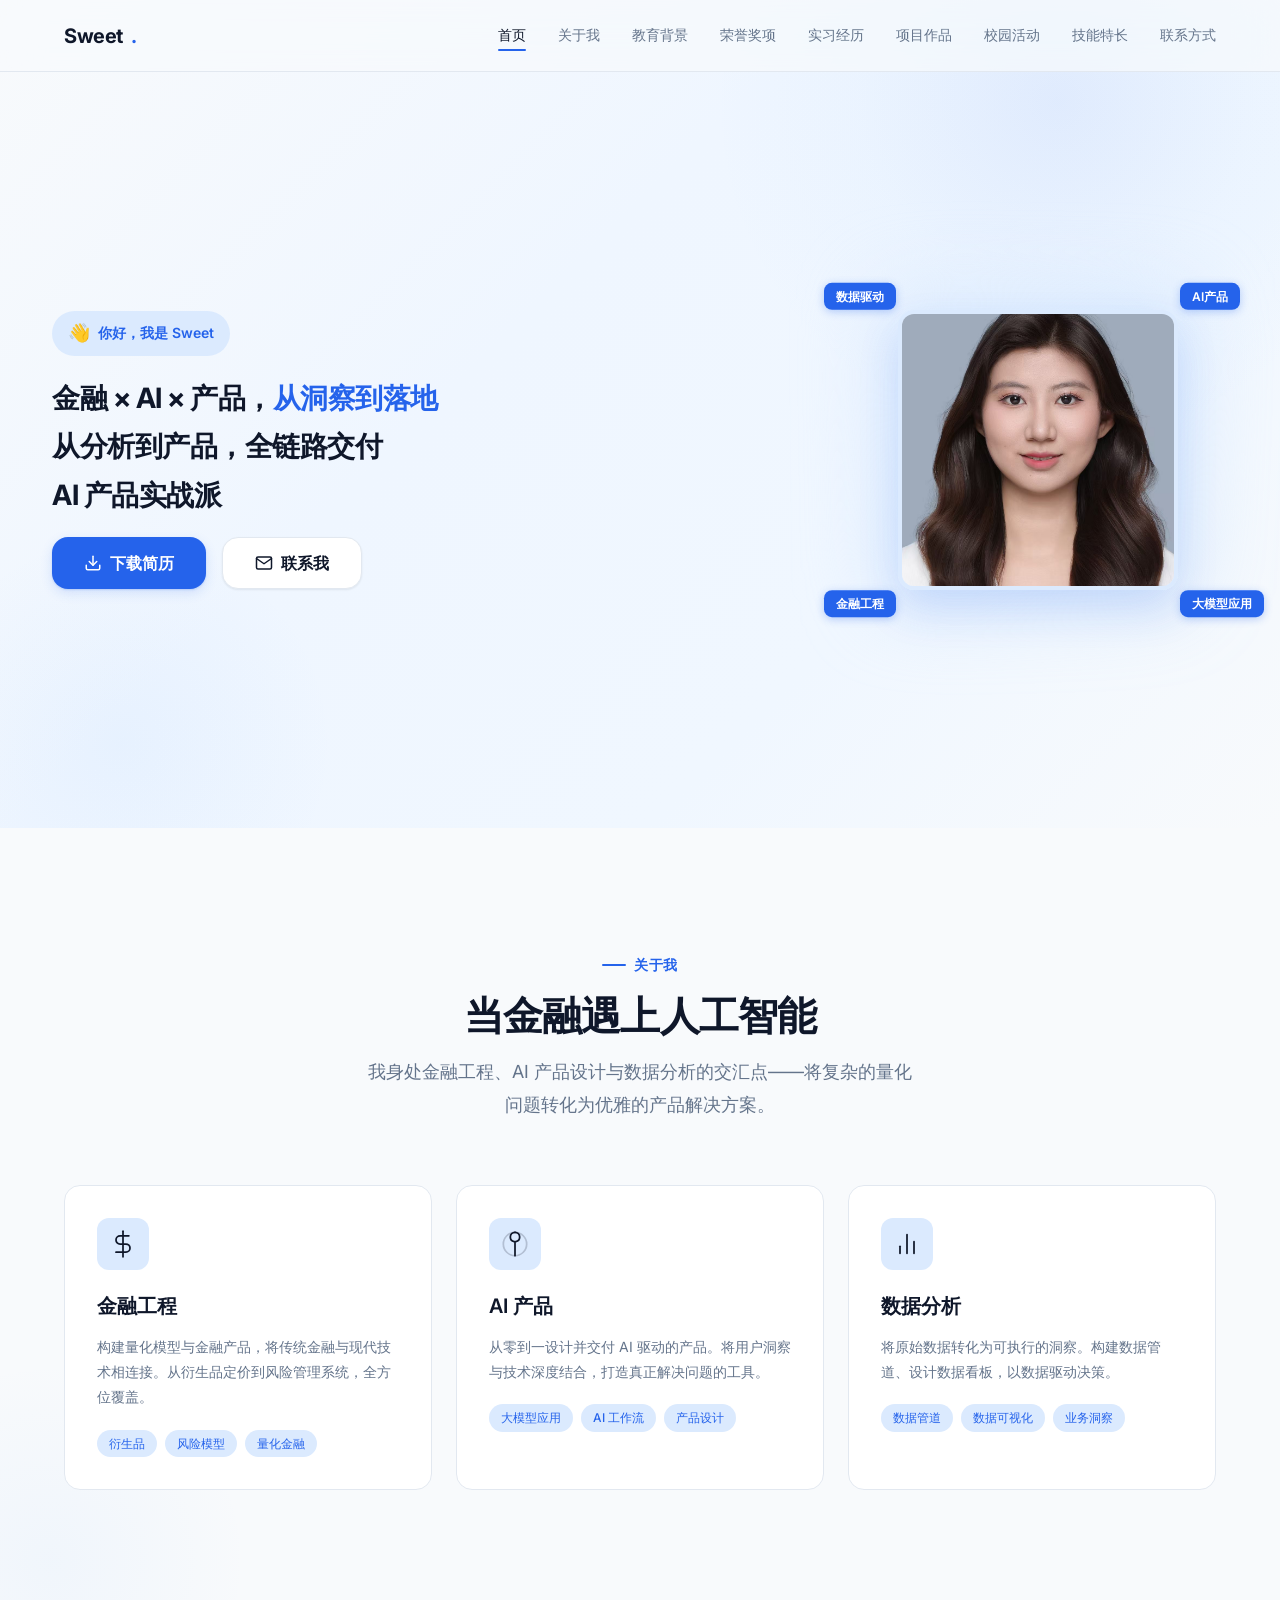
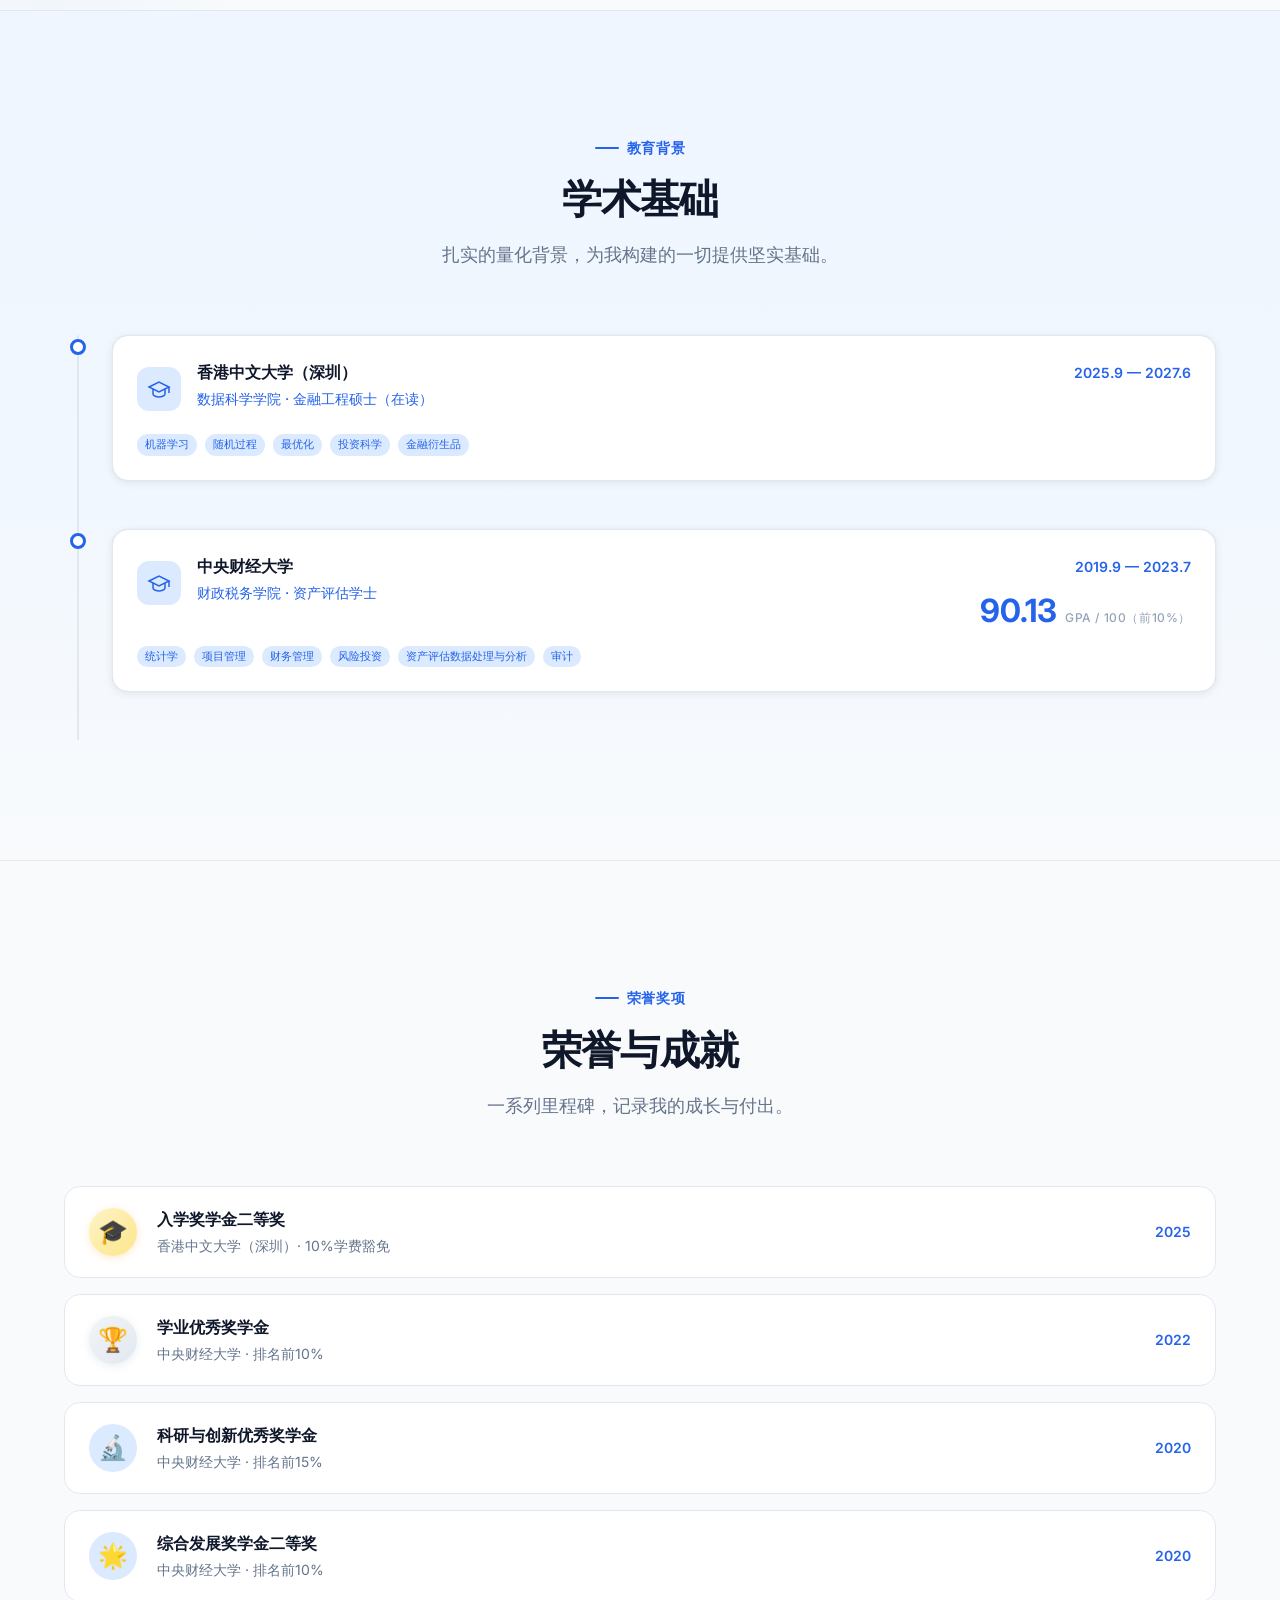
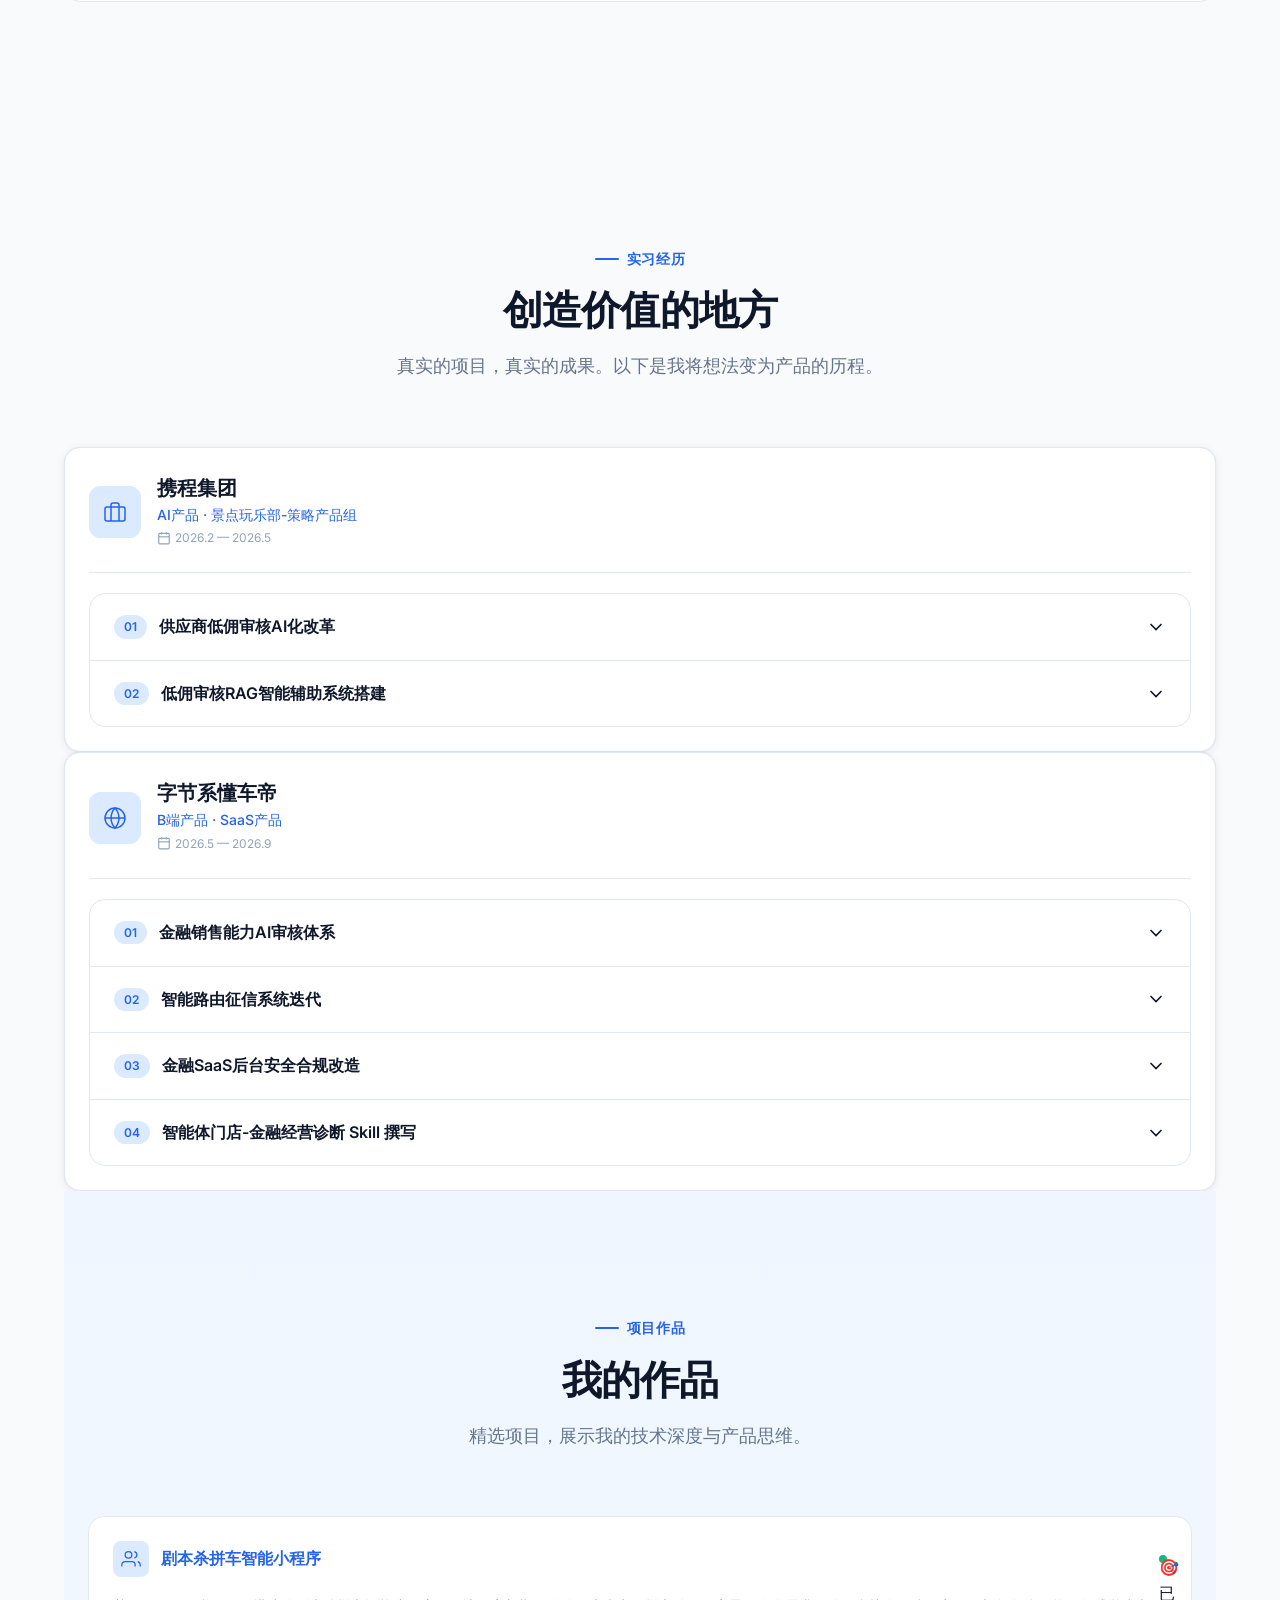
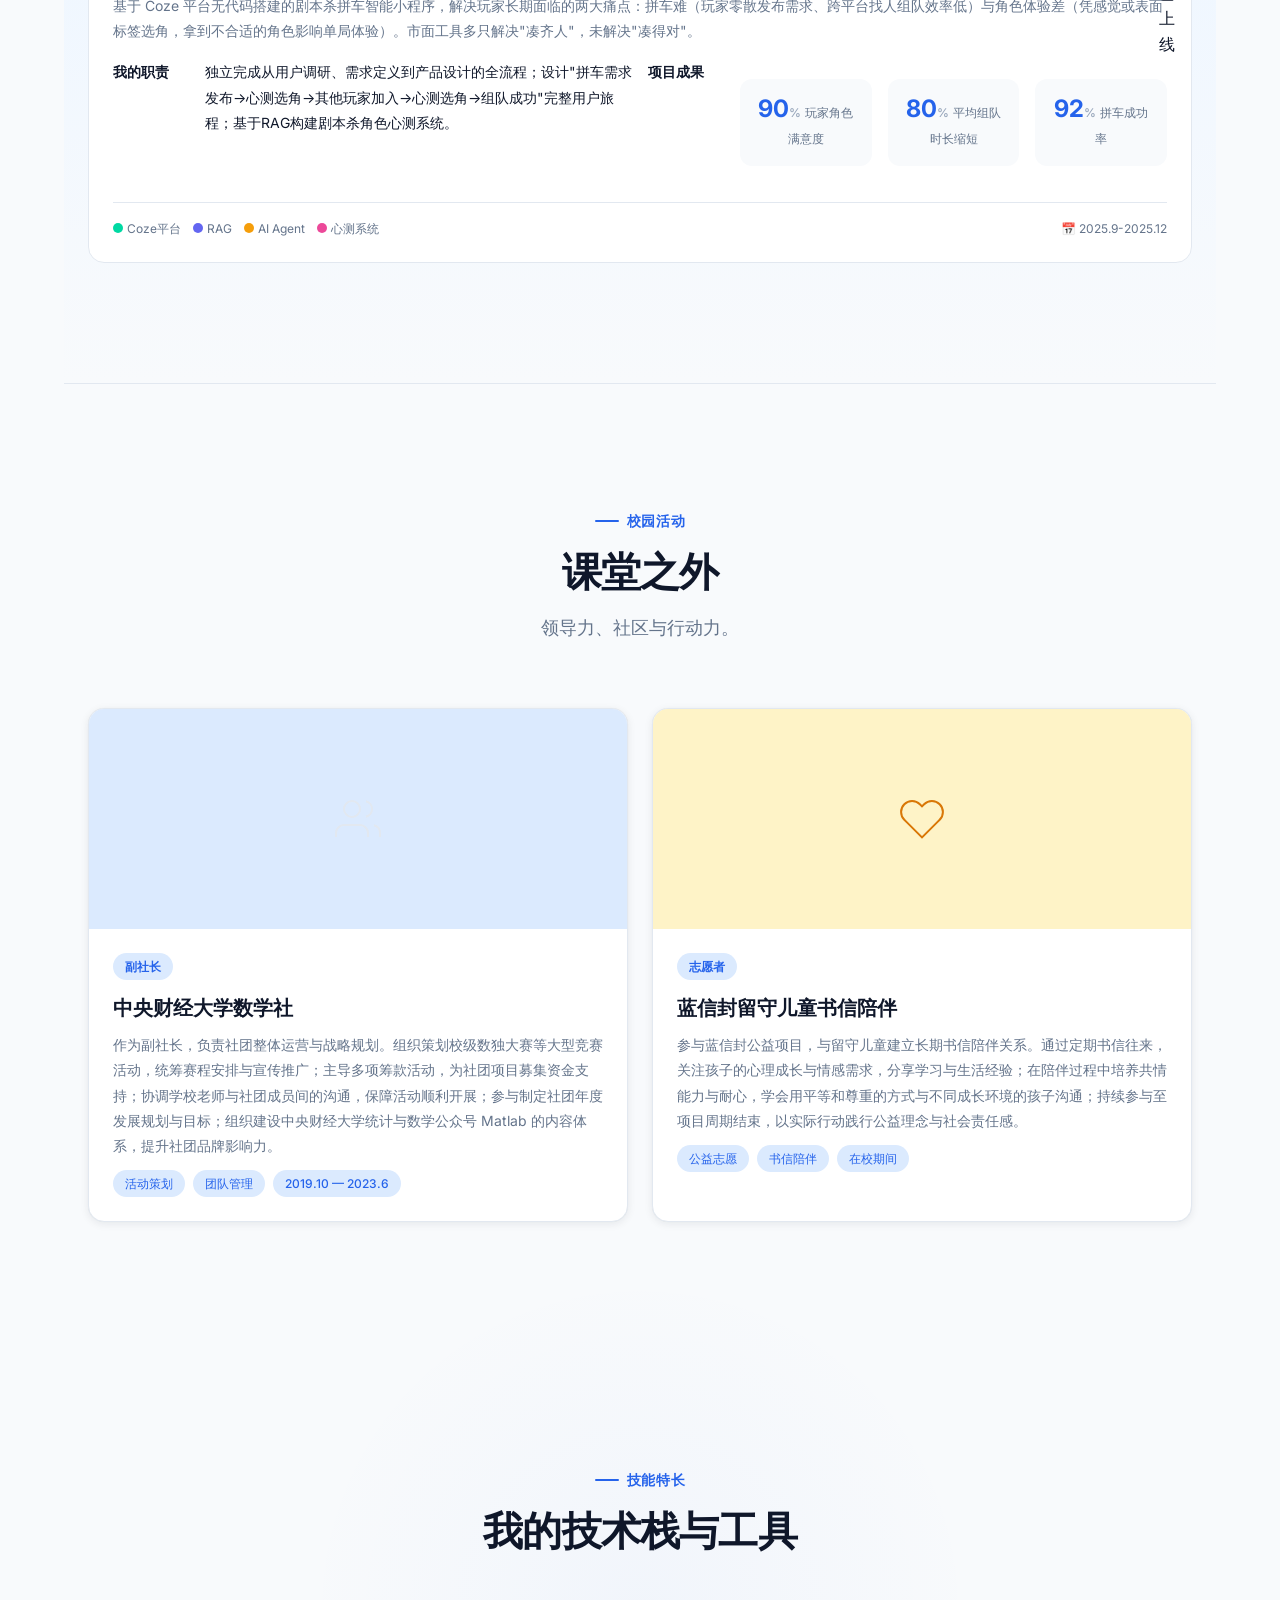
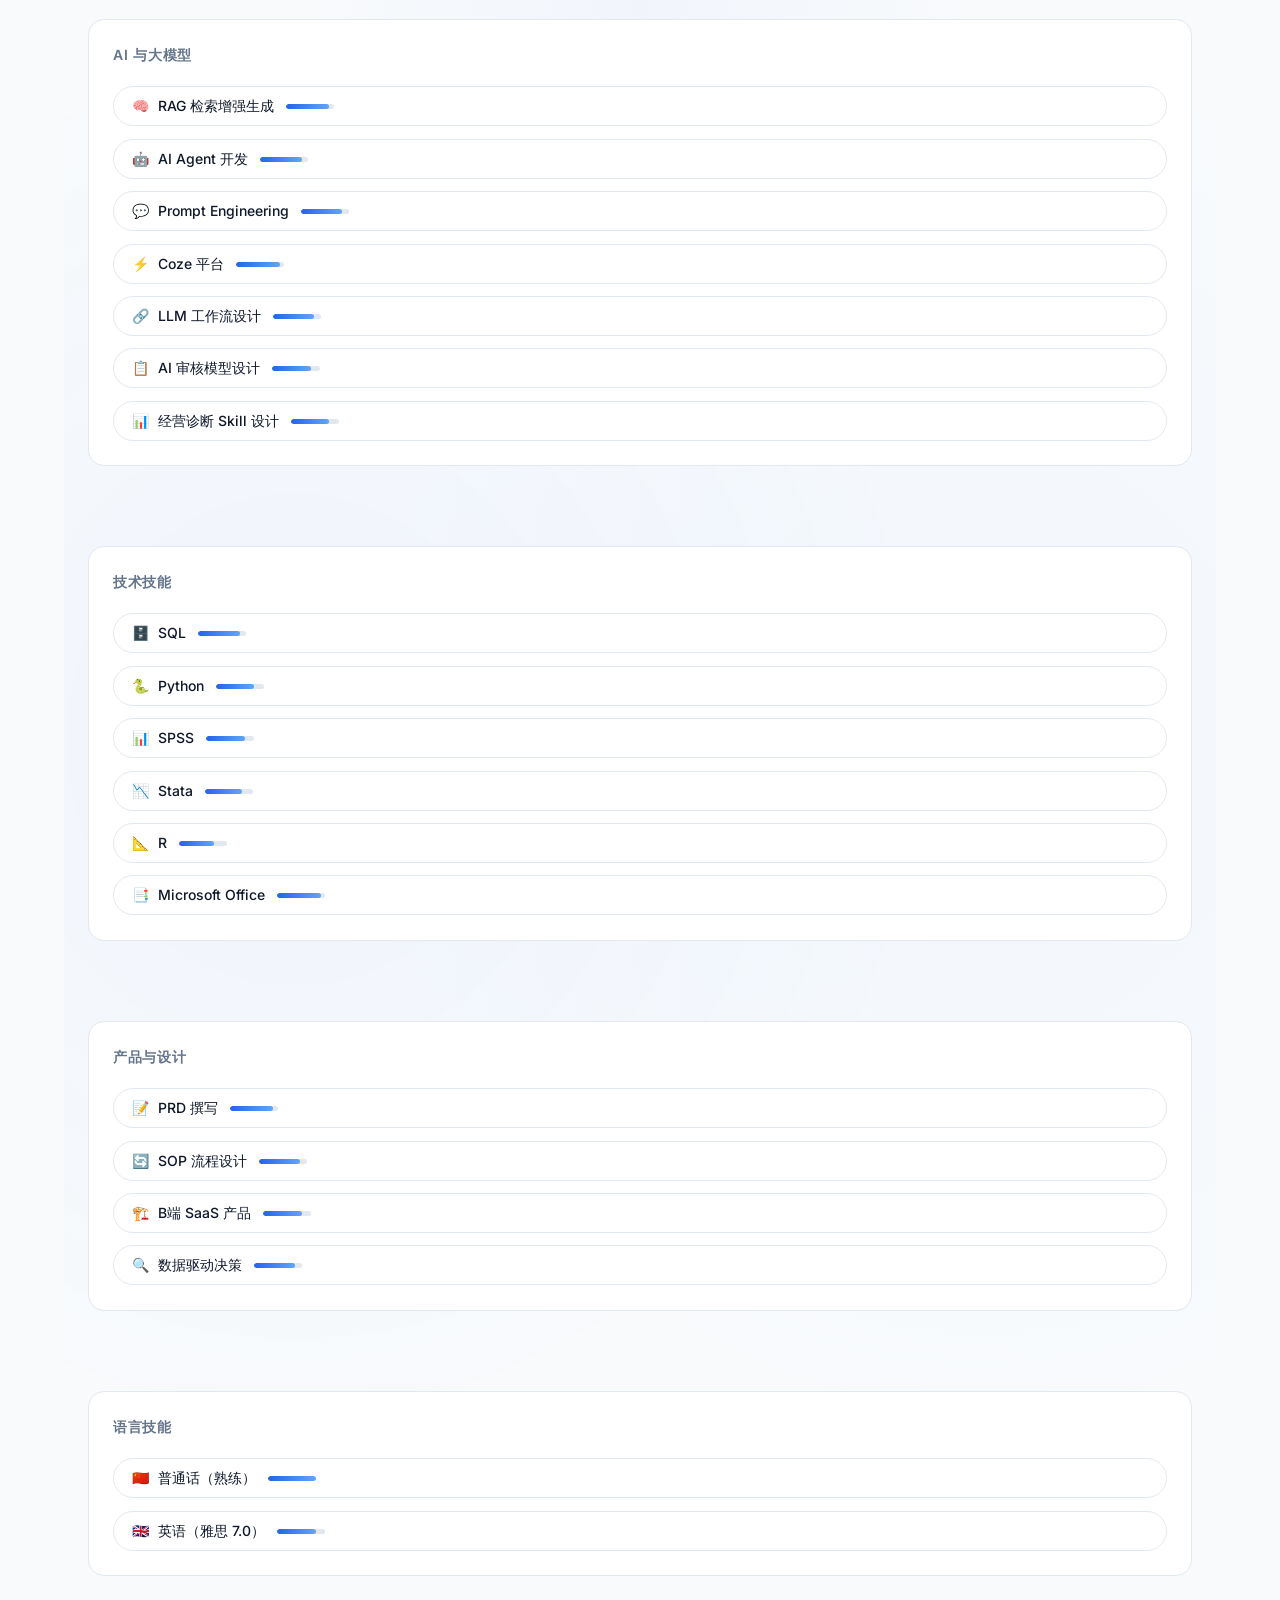
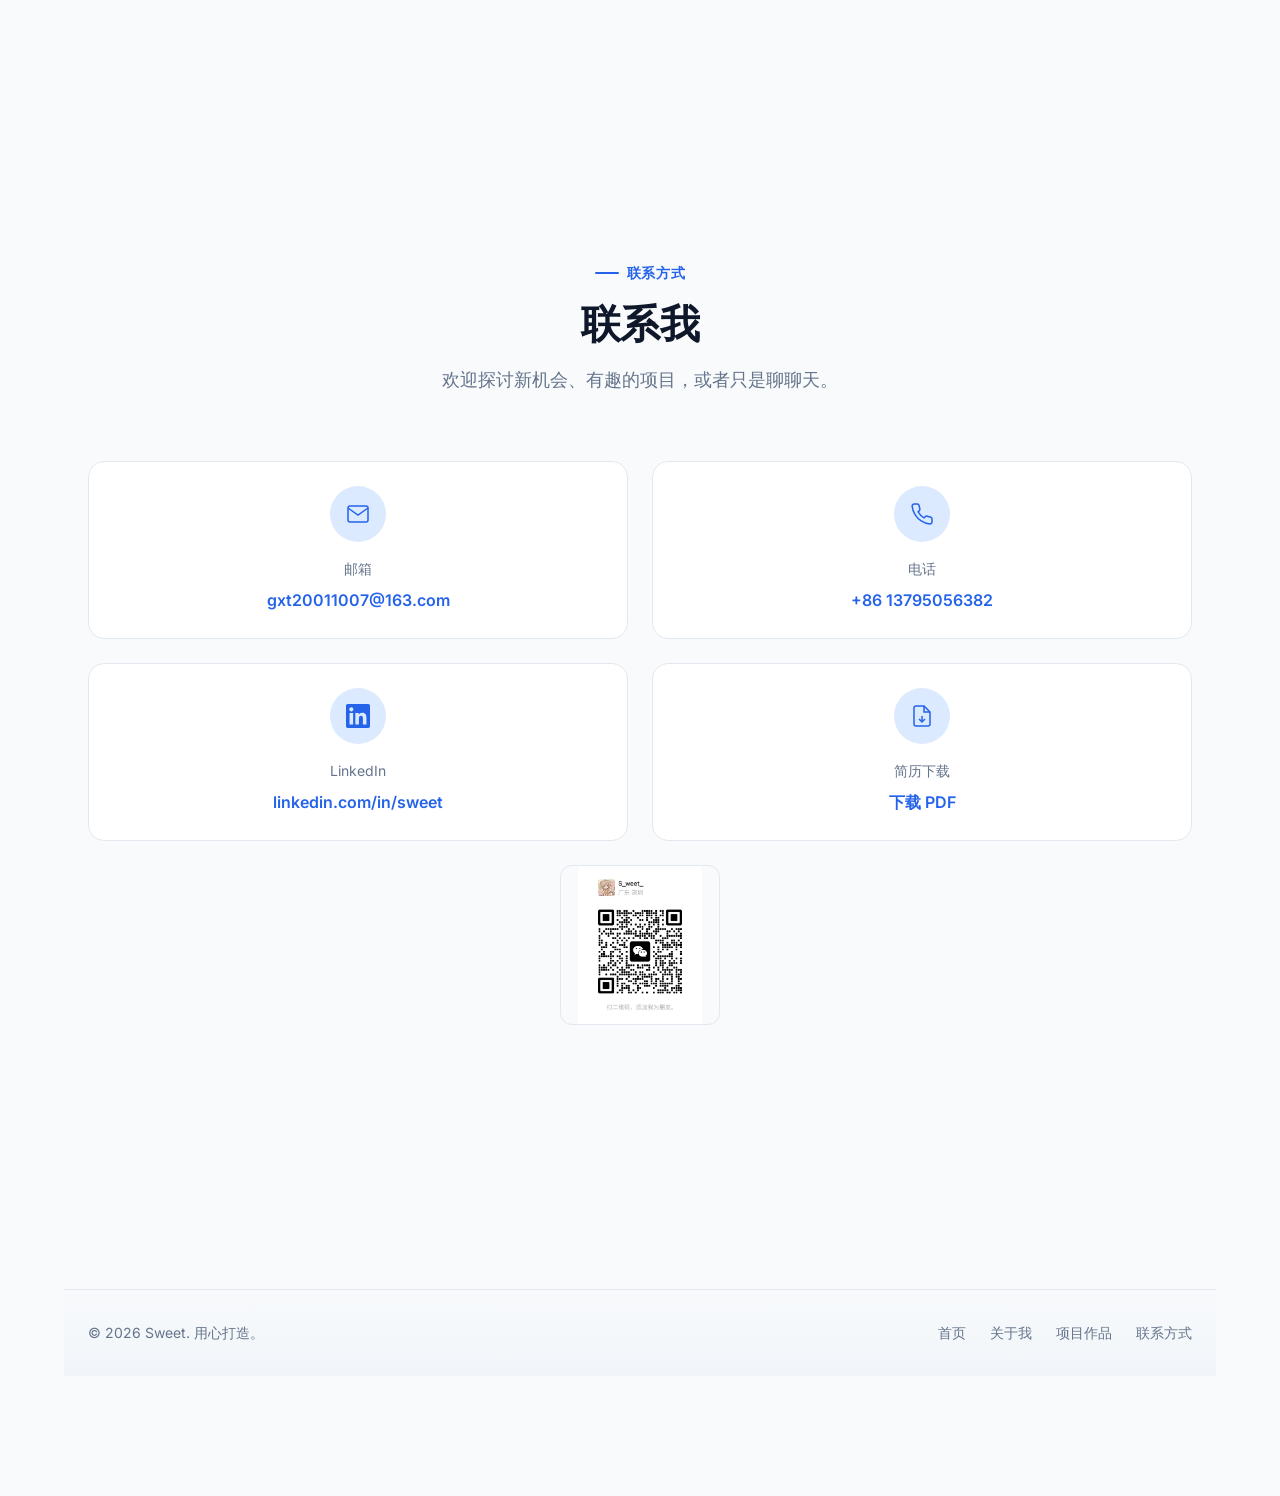
<file: 最终index.html>
<!DOCTYPE html>
<html lang="zh-CN">
<head>
  <meta charset="UTF-8">
  <meta name="viewport" content="width=device-width, initial-scale=1.0">
  <meta name="description" content="Sweet — AI产品 · 金融工程 · 数据分析。以金融思维，打造 AI 产品。">
  <meta name="author" content="Sweet">
  <meta name="keywords" content="AI产品, 金融工程, 数据分析, 个人作品集, 量化金融, 机器学习">
  
  <!-- Open Graph -->
  <meta property="og:title" content="Sweet — AI产品 · 金融工程 · 数据分析">
  <meta property="og:description" content="以金融思维，打造 AI 产品。">
  <meta property="og:type" content="website">
  
  <title>Sweet — AI产品 · 金融工程 · 数据分析</title>
  
  <!-- Google Fonts -->
  <link rel="preconnect" href="https://fonts.googleapis.com">
  <link rel="preconnect" href="https://fonts.gstatic.com" crossorigin>
  <link href="https://fonts.googleapis.com/css2?family=Inter:wght@300;400;500;600;700;800&display=swap" rel="stylesheet">
  <link href="https://fonts.googleapis.com/css2?family=Noto+Sans+SC:wght@300;400;500;600;700&display=swap" rel="stylesheet">
  
  <!-- Favicon -->
  <link rel="icon" type="image/svg+xml" href="data:image/svg+xml,<svg xmlns='http://www.w3.org/2000/svg' viewBox='0 0 100 100'><text y='.9em' font-size='90'>💡</text></svg>">
  
  <!-- CSS -->
  <style>body { font-family: 'Inter', 'Noto Sans SC', sans-serif; }</style>
<style>
/* ============================================
   Sweet Portfolio — Modern CSS Reset
   ============================================ */

/* Box-sizing */
*,
*::before,
*::after {
  box-sizing: border-box;
  margin: 0;
  padding: 0;
}

/* Document */
html {
  -webkit-text-size-adjust: 100%;
  -moz-text-size-adjust: 100%;
  text-size-adjust: 100%;
  scroll-behavior: smooth;
  text-rendering: optimizeLegibility;
  -webkit-font-smoothing: antialiased;
  -moz-osx-font-smoothing: grayscale;
}

/* Body */
body {
  min-height: 100vh;
  line-height: 1.6;
  font-family: var(--font-primary, 'Inter', -apple-system, BlinkMacSystemFont, 'Segoe UI', Roboto, sans-serif);
  font-size: var(--font-size-base, 1rem);
  color: var(--color-text, #0F172A);
  background-color: var(--color-bg, #F8FAFC);
  overflow-x: hidden;
}

/* Images & Media */
img,
picture,
video,
canvas,
svg {
  display: block;
  max-width: 100%;
  height: auto;
}

/* Remove default list styles */
ul,
ol {
  list-style: none;
}

/* Links */
a {
  text-decoration: none;
  color: inherit;
  background-color: transparent;
}

/* Buttons */
button {
  appearance: none;
  background: none;
  border: none;
  cursor: pointer;
  font: inherit;
  color: inherit;
}

/* Input & Form elements */
input,
textarea,
select,
button {
  font: inherit;
  color: inherit;
}

/* Tables */
table {
  border-collapse: collapse;
  border-spacing: 0;
}

/* Remove all animations/transitions for users who prefer reduced motion */
@media (prefers-reduced-motion: reduce) {
  *,
  *::before,
  *::after {
    animation-duration: 0.01ms !important;
    animation-iteration-count: 1 !important;
    transition-duration: 0.01ms !important;
    scroll-behavior: auto !important;
  }
}

/* Hidden utility */
[hidden] {
  display: none !important;
}

/* Focus visible */
:focus-visible {
  outline: 2px solid var(--color-primary, #2563EB);
  outline-offset: 2px;
  border-radius: 4px;
}

/* Selection */
::selection {
  background-color: var(--color-light-blue, #DBEAFE);
  color: var(--color-primary, #2563EB);
}

/* Scrollbar (Webkit) */
::-webkit-scrollbar {
  width: 8px;
}

::-webkit-scrollbar-track {
  background: var(--color-bg, #F8FAFC);
}

::-webkit-scrollbar-thumb {
  background: var(--color-border, #E2E8F0);
  border-radius: 4px;
}

::-webkit-scrollbar-thumb:hover {
  background: var(--color-text-secondary, #64748B);
}

/* ============================================
   Sweet Portfolio — Design Tokens / CSS Variables
   ============================================ */

:root {
  /* ---- Colors ---- */
  --color-bg: #F8FAFC;
  --color-primary: #2563EB;
  --color-primary-hover: #1D4ED8;
  --color-primary-light: #DBEAFE;
  --color-card: #FFFFFF;
  --color-text: #0F172A;
  --color-text-secondary: #64748B;
  --color-text-tertiary: #94A3B8;
  --color-border: #E2E8F0;
  --color-accent: #60A5FA;
  --shadow: rgba(15, 23, 42, 0.08);
  --shadow-md: rgba(15, 23, 42, 0.12);
  --shadow-lg: rgba(15, 23, 42, 0.16);

  /* ---- Typography ---- */
  --font-primary: 'Inter', -apple-system, BlinkMacSystemFont, 'Segoe UI', Roboto, sans-serif;
  --font-mono: 'JetBrains Mono', 'Fira Code', 'Cascadia Code', monospace;

  --font-size-xs: 0.75rem;       /* 12px */
  --font-size-sm: 0.875rem;      /* 14px */
  --font-size-base: 1rem;        /* 16px */
  --font-size-md: 1.125rem;      /* 18px */
  --font-size-lg: 1.25rem;       /* 20px */
  --font-size-xl: 1.5rem;        /* 24px */
  --font-size-2xl: 2rem;         /* 32px */
  --font-size-3xl: 2.5rem;       /* 40px */
  --font-size-4xl: 3rem;         /* 48px */
  --font-size-hero: clamp(2.5rem, 5vw, 4rem);

  --line-height-tight: 1.2;
  --line-height-snug: 1.4;
  --line-height-base: 1.6;
  --line-height-relaxed: 1.8;

  --font-weight-normal: 400;
  --font-weight-medium: 500;
  --font-weight-semibold: 600;
  --font-weight-bold: 700;
  --font-weight-extrabold: 800;

  --letter-spacing-tight: -0.02em;
  --letter-spacing-normal: 0;
  --letter-spacing-wide: 0.02em;
  --letter-spacing-wider: 0.05em;

  /* ---- Spacing ---- */
  --space-1: 0.25rem;   /* 4px */
  --space-2: 0.5rem;    /* 8px */
  --space-3: 0.75rem;   /* 12px */
  --space-4: 1rem;      /* 16px */
  --space-5: 1.25rem;   /* 20px */
  --space-6: 1.5rem;    /* 24px */
  --space-8: 2rem;      /* 32px */
  --space-10: 2.5rem;   /* 40px */
  --space-12: 3rem;     /* 48px */
  --space-16: 4rem;     /* 64px */
  --space-20: 5rem;     /* 80px */
  --space-24: 6rem;     /* 96px */
  --space-30: 7.5rem;   /* 120px */

  --section-gap: 7.5rem;   /* 120px */
  --container-max: 1200px;
  --container-padding: var(--space-6);

  /* ---- Border Radius ---- */
  --radius-sm: 6px;
  --radius-md: 8px;
  --radius-lg: 12px;
  --radius-xl: 16px;
  --radius-2xl: 20px;
  --radius-3xl: 24px;
  --radius-full: 9999px;

  /* ---- Shadows ---- */
  --shadow-sm: 0 1px 2px var(--shadow);
  --shadow-base: 0 4px 12px var(--shadow);
  --shadow-md: 0 8px 24px var(--shadow-md);
  --shadow-lg: 0 16px 48px var(--shadow-lg);
  --shadow-xl: 0 24px 64px var(--shadow-lg);
  --shadow-card: 0 2px 8px var(--shadow), 0 0 1px var(--shadow);
  --shadow-card-hover: 0 12px 32px var(--shadow-md), 0 0 1px var(--shadow);
  --shadow-float: 0 20px 60px rgba(37, 99, 235, 0.12);

  /* ---- Transitions ---- */
  --duration-fast: 150ms;
  --duration-base: 250ms;
  --duration-slow: 400ms;
  --duration-slower: 600ms;
  --duration-slowest: 800ms;

  --ease-out: cubic-bezier(0.16, 1, 0.3, 1);
  --ease-in-out: cubic-bezier(0.65, 0, 0.35, 1);
  --ease-spring: cubic-bezier(0.34, 1.56, 0.64, 1);
  --ease-smooth: cubic-bezier(0.4, 0, 0.2, 1);

  --transition-fast: var(--duration-fast) var(--ease-smooth);
  --transition-base: var(--duration-base) var(--ease-out);
  --transition-slow: var(--duration-slow) var(--ease-out);

  /* ---- Z-index Scale ---- */
  --z-base: 1;
  --z-dropdown: 100;
  --z-sticky: 200;
  --z-fixed: 300;
  --z-modal-backdrop: 400;
  --z-modal: 500;
  --z-tooltip: 600;

  /* ---- Breakpoints (reference values, used in media queries) ---- */
  --bp-mobile: 480px;
  --bp-tablet: 768px;
  --bp-desktop: 1024px;
  --bp-wide: 1440px;

  /* ---- Nav ---- */
  --nav-height: 72px;
  --nav-blur: saturate(180%) blur(20px);
}

/* ============================================
   Sweet Portfolio — Global Layout System
   ============================================ */

/* ---- Container ---- */
.container {
  width: 100%;
  max-width: var(--container-max);
  margin-inline: auto;
  padding-inline: var(--container-padding);
}

/* ---- Section ---- */
.section {
  padding-block: var(--section-gap);
  position: relative;
}

.section + .section {
  border-top: 1px solid var(--color-border);
}

.section--alt {
  background-color: var(--color-primary-light);
}

/* ---- Section Header ---- */
.section__header {
  margin-bottom: var(--space-16);
  max-width: 640px;
}

.section__header--center {
  text-align: center;
  margin-inline: auto;
}

.section__label {
  display: inline-flex;
  align-items: center;
  gap: var(--space-2);
  font-size: var(--font-size-sm);
  font-weight: var(--font-weight-semibold);
  color: var(--color-primary);
  text-transform: uppercase;
  letter-spacing: var(--letter-spacing-wider);
  margin-bottom: var(--space-4);
}

.section__label::before {
  content: '';
  display: block;
  width: 24px;
  height: 2px;
  background: var(--color-primary);
  border-radius: var(--radius-full);
}

.section__title {
  font-size: clamp(1.75rem, 3.5vw, 2.5rem);
  font-weight: var(--font-weight-bold);
  color: var(--color-text);
  line-height: var(--line-height-tight);
  letter-spacing: var(--letter-spacing-tight);
  margin-bottom: var(--space-4);
}

.section__subtitle {
  font-size: var(--font-size-md);
  color: var(--color-text-secondary);
  line-height: var(--line-height-relaxed);
  max-width: 560px;
}

.section__header--center .section__subtitle {
  margin-inline: auto;
}

/* ---- Grid System ---- */
.grid {
  display: grid;
  gap: var(--space-8);
}

.grid--2 {
  grid-template-columns: repeat(2, 1fr);
}

.grid--3 {
  grid-template-columns: repeat(3, 1fr);
}

.grid--4 {
  grid-template-columns: repeat(4, 1fr);
}

.grid--auto-fill {
  grid-template-columns: repeat(auto-fill, minmax(320px, 1fr));
}

/* ---- Flexbox Utilities ---- */
.flex {
  display: flex;
}

.flex--center {
  display: flex;
  align-items: center;
  justify-content: center;
}

.flex--between {
  display: flex;
  align-items: center;
  justify-content: space-between;
}

.flex--column {
  display: flex;
  flex-direction: column;
}

.flex--wrap {
  flex-wrap: wrap;
}

.flex--gap-sm {
  gap: var(--space-3);
}

.flex--gap-md {
  gap: var(--space-4);
}

.flex--gap-lg {
  gap: var(--space-8);
}

/* ---- Hero Layout ---- */
.hero-layout {
  display: grid;
  grid-template-columns: 1.5fr 1fr;
  gap: var(--space-16);
  align-items: center;
  min-height: calc(100vh - var(--nav-height));
  padding-top: var(--space-16);
  padding-bottom: var(--space-16);
}

/* ---- Two Column Layout ---- */
.two-col {
  display: grid;
  grid-template-columns: 1fr 1fr;
  gap: var(--space-12);
  align-items: start;
}

/* ---- Divider ---- */
.divider {
  width: 100%;
  height: 1px;
  background: var(--color-border);
  margin-block: var(--space-12);
}

.divider--thick {
  height: 2px;
}

/* ---- Spacer Utilities ---- */
.spacer-sm { height: var(--space-4); }
.spacer-md { height: var(--space-8); }
.spacer-lg { height: var(--space-16); }
.spacer-xl { height: var(--space-24); }

/* ---- Text Utilities ---- */
.text-center { text-align: center; }
.text-left   { text-align: left; }
.text-right  { text-align: right; }

.text-primary   { color: var(--color-text); }
.text-secondary { color: var(--color-text-secondary); }
.text-accent    { color: var(--color-primary); }

.text-sm  { font-size: var(--font-size-sm); }
.text-md  { font-size: var(--font-size-md); }
.text-lg  { font-size: var(--font-size-lg); }
.text-xl  { font-size: var(--font-size-xl); }

/* ---- Responsive Layout Adjustments ---- */
@media (max-width: 1024px) {
  :root {
    --section-gap: 5rem;
  }

  .hero-layout {
    grid-template-columns: 1fr;
    min-height: auto;
    text-align: center;
    gap: var(--space-10);
  }

  .grid--4 {
    grid-template-columns: repeat(2, 1fr);
  }

  .two-col {
    grid-template-columns: 1fr;
    gap: var(--space-8);
  }
}

@media (max-width: 768px) {
  :root {
    --section-gap: 3.5rem;
    --container-padding: var(--space-4);
  }

  .grid--2,
  .grid--3,
  .grid--4 {
    grid-template-columns: 1fr;
  }

  .section__header {
    margin-bottom: var(--space-10);
  }

  .hero-layout {
    padding-top: var(--space-10);
    min-height: auto;
  }
}

@media (max-width: 480px) {
  :root {
    --section-gap: 3rem;
    --container-padding: var(--space-4);
  }
}

/* ============================================
   Sweet Portfolio — Components
   ============================================ */

/* ==========================================
   Navigation
   ========================================== */
.navbar {
  position: fixed;
  top: 0;
  left: 0;
  right: 0;
  height: var(--nav-height);
  z-index: var(--z-fixed);
  background: rgba(248, 250, 252, 0.72);
  backdrop-filter: var(--nav-blur);
  -webkit-backdrop-filter: var(--nav-blur);
  border-bottom: 1px solid var(--color-border);
  transition: box-shadow var(--transition-base), background var(--transition-base);
}

.navbar.scrolled {
  box-shadow: var(--shadow-sm);
  background: rgba(255, 255, 255, 0.85);
}

.navbar .container {
  display: flex;
  align-items: center;
  justify-content: space-between;
  height: 100%;
}

.navbar__brand {
  font-size: var(--font-size-lg);
  font-weight: var(--font-weight-bold);
  color: var(--color-text);
  letter-spacing: var(--letter-spacing-tight);
  display: flex;
  align-items: center;
  gap: var(--space-2);
}

.navbar__brand span {
  color: var(--color-primary);
}

.navbar__links {
  display: flex;
  align-items: center;
  gap: var(--space-8);
}

.navbar__link {
  font-size: var(--font-size-sm);
  font-weight: var(--font-weight-medium);
  color: var(--color-text-secondary);
  transition: color var(--transition-fast);
  position: relative;
}

.navbar__link::after {
  content: '';
  position: absolute;
  bottom: -4px;
  left: 0;
  width: 0;
  height: 2px;
  background: var(--color-primary);
  border-radius: var(--radius-full);
  transition: width var(--transition-base);
}

.navbar__link:hover,
.navbar__link.active {
  color: var(--color-text);
}

.navbar__link:hover::after,
.navbar__link.active::after {
  width: 100%;
}

/* Hamburger */
.navbar__toggle {
  display: none;
  flex-direction: column;
  gap: 5px;
  padding: var(--space-2);
}

.navbar__toggle span {
  display: block;
  width: 22px;
  height: 2px;
  background: var(--color-text);
  border-radius: var(--radius-full);
  transition: transform var(--transition-base), opacity var(--transition-fast);
}

.navbar__toggle.active span:nth-child(1) {
  transform: translateY(7px) rotate(45deg);
}

.navbar__toggle.active span:nth-child(2) {
  opacity: 0;
}

.navbar__toggle.active span:nth-child(3) {
  transform: translateY(-7px) rotate(-45deg);
}

/* Mobile Menu */
.navbar__mobile-menu {
  display: none;
  position: fixed;
  top: var(--nav-height);
  left: 0;
  right: 0;
  bottom: 0;
  background: rgba(255, 255, 255, 0.98);
  backdrop-filter: blur(20px);
  -webkit-backdrop-filter: blur(20px);
  flex-direction: column;
  align-items: center;
  justify-content: center;
  gap: var(--space-8);
  z-index: var(--z-fixed);
}

.navbar__mobile-menu.open {
  display: flex;
}

.navbar__mobile-link {
  font-size: var(--font-size-xl);
  font-weight: var(--font-weight-semibold);
  color: var(--color-text);
  transition: color var(--transition-fast);
}

.navbar__mobile-link:hover {
  color: var(--color-primary);
}

/* ==========================================
   Buttons
   ========================================== */
.btn {
  display: inline-flex;
  align-items: center;
  justify-content: center;
  gap: var(--space-2);
  padding: var(--space-3) var(--space-6);
  font-size: var(--font-size-sm);
  font-weight: var(--font-weight-semibold);
  border-radius: var(--radius-lg);
  transition: all var(--transition-base);
  white-space: nowrap;
  cursor: pointer;
  line-height: 1;
}

.btn--primary {
  background: var(--color-primary);
  color: #FFFFFF;
  box-shadow: 0 1px 2px rgba(37, 99, 235, 0.2), 0 4px 12px rgba(37, 99, 235, 0.15);
}

.btn--primary:hover {
  background: var(--color-primary-hover);
  box-shadow: 0 2px 4px rgba(37, 99, 235, 0.25), 0 8px 24px rgba(37, 99, 235, 0.2);
  transform: translateY(-1px);
}

.btn--primary:active {
  transform: translateY(0);
}

.btn--secondary {
  background: var(--color-card);
  color: var(--color-text);
  border: 1px solid var(--color-border);
  box-shadow: var(--shadow-sm);
}

.btn--secondary:hover {
  background: var(--color-bg);
  border-color: var(--color-text-tertiary);
  transform: translateY(-1px);
  box-shadow: var(--shadow-base);
}

.btn--ghost {
  background: transparent;
  color: var(--color-primary);
}

.btn--ghost:hover {
  background: var(--color-primary-light);
}

.btn--lg {
  padding: var(--space-4) var(--space-8);
  font-size: var(--font-size-base);
  border-radius: var(--radius-xl);
}

.btn--sm {
  padding: var(--space-2) var(--space-4);
  font-size: var(--font-size-xs);
  border-radius: var(--radius-md);
}

.btn--icon {
  width: 40px;
  height: 40px;
  padding: 0;
  border-radius: var(--radius-full);
}

/* ==========================================
   Card (Base)
   ========================================== */
.card {
  background: var(--color-card);
  border-radius: var(--radius-xl);
  padding: var(--space-8);
  border: 1px solid var(--color-border);
  box-shadow: var(--shadow-card);
  transition: transform var(--transition-base), box-shadow var(--transition-base), border-color var(--transition-base);
}

.card:hover {
  transform: translateY(-4px);
  box-shadow: var(--shadow-card-hover);
  border-color: transparent;
}

.card__header {
  display: flex;
  align-items: flex-start;
  justify-content: space-between;
  margin-bottom: var(--space-4);
}

.card__icon {
  width: 48px;
  height: 48px;
  border-radius: var(--radius-lg);
  background: var(--color-primary-light);
  display: flex;
  align-items: center;
  justify-content: center;
  font-size: var(--font-size-xl);
  color: var(--color-primary);
  flex-shrink: 0;
}

.card__title {
  font-size: var(--font-size-lg);
  font-weight: var(--font-weight-semibold);
  color: var(--color-text);
  margin-bottom: var(--space-2);
}

.card__subtitle {
  font-size: var(--font-size-sm);
  color: var(--color-text-secondary);
  margin-bottom: var(--space-4);
}

.card__body {
  font-size: var(--font-size-sm);
  color: var(--color-text-secondary);
  line-height: var(--line-height-relaxed);
}

.card__footer {
  display: flex;
  align-items: center;
  gap: var(--space-3);
  margin-top: var(--space-6);
  padding-top: var(--space-4);
  border-top: 1px solid var(--color-border);
}

.card__image {
  width: 100%;
  border-radius: var(--radius-lg);
  overflow: hidden;
  margin-bottom: var(--space-6);
}

.card__image img {
  width: 100%;
  height: 100%;
  object-fit: cover;
  transition: transform var(--transition-slow);
}

.card:hover .card__image img {
  transform: scale(1.03);
}

/* ==========================================
   Tag / Badge
   ========================================== */
.tag {
  display: inline-flex;
  align-items: center;
  gap: var(--space-1);
  padding: var(--space-1) var(--space-3);
  font-size: var(--font-size-xs);
  font-weight: var(--font-weight-medium);
  border-radius: var(--radius-full);
  background: var(--color-primary-light);
  color: var(--color-primary);
  transition: all var(--transition-fast);
}

.tag:hover {
  background: var(--color-primary);
  color: #FFFFFF;
}

.tag--outline {
  background: transparent;
  border: 1px solid var(--color-border);
  color: var(--color-text-secondary);
}

.tag--outline:hover {
  background: var(--color-bg);
  border-color: var(--color-primary);
  color: var(--color-primary);
}

.tag--dot::before {
  content: '';
  width: 6px;
  height: 6px;
  border-radius: var(--radius-full);
  background: var(--color-primary);
}

.badge {
  display: inline-flex;
  align-items: center;
  padding: var(--space-1) var(--space-3);
  font-size: var(--font-size-xs);
  font-weight: var(--font-weight-semibold);
  border-radius: var(--radius-md);
  background: var(--color-primary);
  color: #FFFFFF;
}

.badge--success {
  background: #10B981;
}

.badge--warning {
  background: #F59E0B;
}

/* ==========================================
   Modal
   ========================================== */
.modal-overlay {
  position: fixed;
  inset: 0;
  background: rgba(15, 23, 42, 0.5);
  backdrop-filter: blur(4px);
  -webkit-backdrop-filter: blur(4px);
  z-index: var(--z-modal-backdrop);
  opacity: 0;
  visibility: hidden;
  transition: opacity var(--transition-base), visibility var(--transition-base);
}

.modal-overlay.active {
  opacity: 1;
  visibility: visible;
}

.modal {
  position: fixed;
  top: 50%;
  left: 50%;
  transform: translate(-50%, -50%) scale(0.95);
  width: min(560px, calc(100% - var(--space-8)));
  max-height: calc(100vh - var(--space-16));
  overflow-y: auto;
  background: var(--color-card);
  border-radius: var(--radius-2xl);
  box-shadow: var(--shadow-xl);
  z-index: var(--z-modal);
  opacity: 0;
  visibility: hidden;
  transition: all var(--transition-base);
}

.modal.active {
  opacity: 1;
  visibility: visible;
  transform: translate(-50%, -50%) scale(1);
}

.modal__header {
  display: flex;
  align-items: center;
  justify-content: space-between;
  padding: var(--space-6) var(--space-8);
  border-bottom: 1px solid var(--color-border);
}

.modal__title {
  font-size: var(--font-size-lg);
  font-weight: var(--font-weight-semibold);
}

.modal__close {
  width: 32px;
  height: 32px;
  border-radius: var(--radius-md);
  display: flex;
  align-items: center;
  justify-content: center;
  transition: background var(--transition-fast);
}

.modal__close:hover {
  background: var(--color-bg);
}

.modal__body {
  padding: var(--space-8);
}

.modal__footer {
  display: flex;
  justify-content: flex-end;
  gap: var(--space-3);
  padding: var(--space-6) var(--space-8);
  border-top: 1px solid var(--color-border);
}

/* ==========================================
   Accordion
   ========================================== */
.accordion {
  border: 1px solid var(--color-border);
  border-radius: var(--radius-xl);
  overflow: hidden;
  background: var(--color-card);
}

.accordion__item {
  border-bottom: 1px solid var(--color-border);
}

.accordion__item:last-child {
  border-bottom: none;
}

.accordion__trigger {
  width: 100%;
  display: flex;
  align-items: center;
  justify-content: space-between;
  padding: var(--space-5) var(--space-6);
  font-size: var(--font-size-base);
  font-weight: var(--font-weight-semibold);
  color: var(--color-text);
  text-align: left;
  transition: background var(--transition-fast), color var(--transition-fast);
}

.accordion__trigger:hover {
  background: var(--color-bg);
}

.accordion__trigger[aria-expanded="true"] {
  color: var(--color-primary);
}

.accordion__icon {
  width: 20px;
  height: 20px;
  transition: transform var(--transition-base);
  flex-shrink: 0;
}

.accordion__trigger[aria-expanded="true"] .accordion__icon {
  transform: rotate(180deg);
}

.accordion__content {
  max-height: 0;
  overflow: hidden;
  transition: max-height var(--transition-slow);
}

.accordion__content-inner {
  padding: 0 var(--space-6) var(--space-6);
  font-size: var(--font-size-sm);
  color: var(--color-text-secondary);
  line-height: var(--line-height-relaxed);
}

/* ==========================================
   Timeline (Component)
   ========================================== */
.timeline {
  position: relative;
  padding-left: var(--space-10);
}

.timeline::before {
  content: '';
  position: absolute;
  left: 11px;
  top: 0;
  bottom: 0;
  width: 2px;
  background: var(--color-border);
  border-radius: var(--radius-full);
}

.timeline__item {
  position: relative;
  padding-bottom: var(--space-10);
}

.timeline__item:last-child {
  padding-bottom: 0;
}

.timeline__dot {
  position: absolute;
  left: calc(-1 * var(--space-10) + 4px);
  top: 4px;
  width: 16px;
  height: 16px;
  border-radius: var(--radius-full);
  background: var(--color-card);
  border: 3px solid var(--color-primary);
  z-index: var(--z-base);
  transition: all var(--transition-base);
}

.timeline__item:hover .timeline__dot {
  background: var(--color-primary);
  box-shadow: 0 0 0 4px var(--color-primary-light);
}

.timeline__date {
  font-size: var(--font-size-sm);
  font-weight: var(--font-weight-semibold);
  color: var(--color-primary);
  margin-bottom: var(--space-2);
}

.timeline__title {
  font-size: var(--font-size-lg);
  font-weight: var(--font-weight-semibold);
  color: var(--color-text);
  margin-bottom: var(--space-1);
}

.timeline__subtitle {
  font-size: var(--font-size-sm);
  color: var(--color-text-secondary);
  margin-bottom: var(--space-3);
}

.timeline__description {
  font-size: var(--font-size-sm);
  color: var(--color-text-secondary);
  line-height: var(--line-height-relaxed);
}

/* ==========================================
   Tooltip
   ========================================== */
.tooltip {
  position: relative;
}

.tooltip::after {
  content: attr(data-tooltip);
  position: absolute;
  bottom: calc(100% + 8px);
  left: 50%;
  transform: translateX(-50%) translateY(4px);
  padding: var(--space-2) var(--space-3);
  font-size: var(--font-size-xs);
  font-weight: var(--font-weight-medium);
  color: #FFFFFF;
  background: var(--color-text);
  border-radius: var(--radius-md);
  white-space: nowrap;
  opacity: 0;
  visibility: hidden;
  transition: all var(--transition-fast);
  z-index: var(--z-tooltip);
}

.tooltip:hover::after {
  opacity: 1;
  visibility: visible;
  transform: translateX(-50%) translateY(0);
}

/* ==========================================
   Progress Bar
   ========================================== */
.progress {
  width: 100%;
  height: 6px;
  background: var(--color-border);
  border-radius: var(--radius-full);
  overflow: hidden;
}

.progress__bar {
  height: 100%;
  background: linear-gradient(90deg, var(--color-primary), var(--color-accent));
  border-radius: var(--radius-full);
  transition: width var(--duration-slowest) var(--ease-out);
}

/* ==========================================
   Breadcrumb
   ========================================== */
.breadcrumb {
  display: flex;
  align-items: center;
  gap: var(--space-2);
  font-size: var(--font-size-sm);
  color: var(--color-text-secondary);
}

.breadcrumb__separator {
  color: var(--color-border);
}

.breadcrumb__link {
  transition: color var(--transition-fast);
}

.breadcrumb__link:hover {
  color: var(--color-primary);
}

.breadcrumb__current {
  color: var(--color-text);
  font-weight: var(--font-weight-medium);
}

/* ==========================================
   Empty State
   ========================================== */
.empty-state {
  text-align: center;
  padding: var(--space-16) var(--space-8);
}

.empty-state__icon {
  font-size: 3rem;
  margin-bottom: var(--space-4);
  opacity: 0.5;
}

.empty-state__title {
  font-size: var(--font-size-lg);
  font-weight: var(--font-weight-semibold);
  margin-bottom: var(--space-2);
}

.empty-state__description {
  font-size: var(--font-size-sm);
  color: var(--color-text-secondary);
}

/* ============================================
   Sweet Portfolio — Hero Section
   ============================================ */

.hero {
  position: relative;
  min-height: calc(100vh - var(--nav-height));
  display: flex;
  align-items: center;
  overflow: hidden;
  padding-top: var(--nav-height);
}

/* Background gradient accents */
.hero::before {
  content: '';
  position: absolute;
  top: -20%;
  right: -10%;
  width: 600px;
  height: 600px;
  background: radial-gradient(circle, rgba(37, 99, 235, 0.06) 0%, transparent 70%);
  border-radius: 50%;
  pointer-events: none;
}

.hero::after {
  content: '';
  position: absolute;
  bottom: -10%;
  left: -5%;
  width: 400px;
  height: 400px;
  background: radial-gradient(circle, rgba(96, 165, 250, 0.05) 0%, transparent 70%);
  border-radius: 50%;
  pointer-events: none;
}

.hero__content {
  flex: 0 0 60%;
  max-width: 60%;
  padding-right: var(--space-10);
}

.hero__greeting {
  display: inline-flex;
  align-items: center;
  gap: var(--space-2);
  font-size: var(--font-size-sm);
  font-weight: var(--font-weight-semibold);
  color: var(--color-primary);
  background: var(--color-primary-light);
  padding: var(--space-2) var(--space-4);
  border-radius: var(--radius-full);
  margin-bottom: var(--space-6);
  animation: fade-in var(--duration-slow) var(--ease-out) both;
}

.hero__greeting::before {
  content: '👋';
  font-size: var(--font-size-md);
}

.hero__title {
  font-size: var(--font-size-hero);
  font-weight: var(--font-weight-extrabold);
  line-height: var(--line-height-tight);
  letter-spacing: -0.03em;
  color: var(--color-text);
  margin-bottom: var(--space-6);
  animation: slide-up var(--duration-slower) var(--ease-out) both;
  animation-delay: 100ms;
}

.hero__title-accent {
  background: linear-gradient(135deg, var(--color-primary), var(--color-accent));
  -webkit-background-clip: text;
  -webkit-text-fill-color: transparent;
  background-clip: text;
}

.hero__subtitle {
  font-size: clamp(1rem, 1.5vw, 1.25rem);
  color: var(--color-text-secondary);
  line-height: var(--line-height-relaxed);
  max-width: 520px;
  margin-bottom: var(--space-10);
  animation: slide-up var(--duration-slower) var(--ease-out) both;
  animation-delay: 200ms;
}

.hero__tags {
  display: flex;
  flex-wrap: wrap;
  gap: var(--space-3);
  margin-bottom: var(--space-10);
  animation: slide-up var(--duration-slower) var(--ease-out) both;
  animation-delay: 300ms;
}

.hero__tag {
  display: inline-flex;
  align-items: center;
  gap: var(--space-2);
  padding: var(--space-2) var(--space-4);
  font-size: var(--font-size-sm);
  font-weight: var(--font-weight-medium);
  color: var(--color-text-secondary);
  background: var(--color-card);
  border: 1px solid var(--color-border);
  border-radius: var(--radius-full);
  transition: all var(--transition-base);
}

.hero__tag:hover {
  border-color: var(--color-primary);
  color: var(--color-primary);
  background: var(--color-primary-light);
}

.hero__actions {
  display: flex;
  flex-wrap: wrap;
  gap: var(--space-4);
  animation: slide-up var(--duration-slower) var(--ease-out) both;
  animation-delay: 400ms;
}

/* ---- Hero Image / Visual ---- */
.hero__visual {
  flex: 0 0 40%;
  max-width: 40%;
  display: flex;
  align-items: center;
  justify-content: center;
  position: relative;
  animation: fade-in var(--duration-slowest) var(--ease-out) both;
  animation-delay: 300ms;
}

.hero__image-wrapper {
  position: relative;
  width: 100%;
  max-width: 400px;
}

.hero__image {
  width: 100%;
  border-radius: var(--radius-3xl);
  box-shadow: var(--shadow-float);
  animation: float 6s ease-in-out infinite;
  position: relative;
  z-index: 2;
}

/* Decorative background behind image */
.hero__image-bg {
  position: absolute;
  top: 50%;
  left: 50%;
  transform: translate(-50%, -50%);
  width: 110%;
  height: 110%;
  background: linear-gradient(135deg, var(--color-primary-light), rgba(96, 165, 250, 0.2));
  border-radius: 50%;
  z-index: 1;
  filter: blur(40px);
}

/* Floating badges around the image */
.hero__float-badge {
  position: absolute;
  display: flex;
  align-items: center;
  gap: var(--space-2);
  padding: var(--space-2) var(--space-4);
  background: var(--color-card);
  border-radius: var(--radius-lg);
  box-shadow: var(--shadow-md);
  font-size: var(--font-size-sm);
  font-weight: var(--font-weight-medium);
  color: var(--color-text);
  z-index: 3;
  animation: float 6s ease-in-out infinite;
}

.hero__float-badge--top {
  top: -10px;
  right: -20px;
  animation-delay: -1s;
}

.hero__float-badge--bottom {
  bottom: 20px;
  left: -30px;
  animation-delay: -3s;
}

.hero__float-badge-icon {
  width: 28px;
  height: 28px;
  border-radius: var(--radius-md);
  background: var(--color-primary-light);
  display: flex;
  align-items: center;
  justify-content: center;
  font-size: var(--font-size-md);
}

/* ---- Scroll indicator ---- */
.hero__scroll {
  position: absolute;
  bottom: var(--space-8);
  left: 50%;
  transform: translateX(-50%);
  display: flex;
  flex-direction: column;
  align-items: center;
  gap: var(--space-2);
  color: var(--color-text-tertiary);
  font-size: var(--font-size-xs);
  animation: fade-in var(--duration-slowest) var(--ease-out) both;
  animation-delay: 800ms;
}

.hero__scroll-line {
  width: 1px;
  height: 40px;
  background: linear-gradient(to bottom, var(--color-text-tertiary), transparent);
  animation: scroll-line 2s ease-in-out infinite;
}

/* ---- Responsive Hero ---- */
@media (max-width: 1024px) {
  .hero {
    min-height: auto;
    padding-top: calc(var(--nav-height) + var(--space-10));
    padding-bottom: var(--space-16);
  }

  .hero__content,
  .hero__visual {
    flex: 0 0 100%;
    max-width: 100%;
  }

  .hero__content {
    padding-right: 0;
    text-align: center;
  }

  .hero__subtitle {
    margin-inline: auto;
  }

  .hero__tags {
    justify-content: center;
  }

  .hero__actions {
    justify-content: center;
  }

  .hero__visual {
    order: -1;
    margin-bottom: var(--space-10);
  }

  .hero__image-wrapper {
    max-width: 320px;
  }

  .hero__float-badge--top {
    right: -10px;
  }

  .hero__float-badge--bottom {
    left: -10px;
  }

  .hero__scroll {
    display: none;
  }
}

@media (max-width: 768px) {
  .hero__title {
    font-size: clamp(2rem, 7vw, 2.5rem);
  }

  .hero__subtitle {
    font-size: var(--font-size-base);
  }

  .hero__image-wrapper {
    max-width: 260px;
  }

  .hero__float-badge {
    display: none;
  }
}

/* ============================================
   Sweet Portfolio — Timeline (Extended)
   ============================================ */

/* ---- Timeline Container ---- */
.timeline-section {
  position: relative;
}

/* ---- Education Timeline ---- */
.timeline--education {
  padding-left: var(--space-12);
}

.timeline--education::before {
  left: 13px;
}

.timeline--education .timeline__dot {
  left: calc(-1 * var(--space-12) + 6px);
}

.timeline--education .timeline__item {
  padding-bottom: var(--space-12);
}

/* ---- Competition / Awards Timeline ---- */
.timeline--competition {
  padding-left: var(--space-10);
}

.timeline--competition .timeline__dot {
  border-color: var(--color-accent);
}

.timeline--competition .timeline__item:hover .timeline__dot {
  background: var(--color-accent);
  box-shadow: 0 0 0 4px rgba(96, 165, 250, 0.2);
}

/* ---- Timeline Card ---- */
.timeline__card {
  background: var(--color-card);
  border: 1px solid var(--color-border);
  border-radius: var(--radius-xl);
  padding: var(--space-6);
  box-shadow: var(--shadow-card);
  transition: all var(--transition-base);
}

.timeline__card:hover {
  transform: translateY(-3px);
  box-shadow: var(--shadow-card-hover);
  border-color: transparent;
}

.timeline__card-header {
  display: flex;
  align-items: flex-start;
  justify-content: space-between;
  gap: var(--space-4);
  margin-bottom: var(--space-3);
}

.timeline__card-logo {
  width: 44px;
  height: 44px;
  border-radius: var(--radius-lg);
  background: var(--color-primary-light);
  display: flex;
  align-items: center;
  justify-content: center;
  font-size: var(--font-size-xl);
  flex-shrink: 0;
}

.timeline__card-meta {
  text-align: right;
}

.timeline__card-org {
  font-size: var(--font-size-base);
  font-weight: var(--font-weight-semibold);
  color: var(--color-text);
  margin-bottom: 2px;
}

.timeline__card-location {
  font-size: var(--font-size-xs);
  color: var(--color-text-tertiary);
}

.timeline__card-role {
  font-size: var(--font-size-sm);
  font-weight: var(--font-weight-medium);
  color: var(--color-primary);
  margin-bottom: var(--space-2);
}

.timeline__card-desc {
  font-size: var(--font-size-sm);
  color: var(--color-text-secondary);
  line-height: var(--line-height-relaxed);
}

.timeline__card-tags {
  display: flex;
  flex-wrap: wrap;
  gap: var(--space-2);
  margin-top: var(--space-4);
}

/* ---- Horizontal Timeline (for compact views) ---- */
.timeline--horizontal {
  display: flex;
  gap: var(--space-8);
  overflow-x: auto;
  padding-bottom: var(--space-4);
  scroll-snap-type: x mandatory;
  -webkit-overflow-scrolling: touch;
}

.timeline--horizontal::before {
  display: none;
}

.timeline--horizontal .timeline__item {
  flex: 0 0 300px;
  padding-bottom: 0;
  scroll-snap-align: start;
}

.timeline--horizontal .timeline__dot {
  position: static;
  margin-bottom: var(--space-4);
}

/* ---- Timeline with connector lines between items ---- */
.timeline--connected .timeline__item::after {
  content: '';
  position: absolute;
  left: calc(-1 * var(--space-10) + 11px);
  top: 24px;
  width: 16px;
  height: 2px;
  background: var(--color-border);
}

/* ---- Animated entrance for timeline items ---- */
.timeline__item.reveal {
  opacity: 0;
  transform: translateX(-20px);
  transition: opacity var(--duration-slow) var(--ease-out),
              transform var(--duration-slow) var(--ease-out);
}

.timeline__item.reveal.visible {
  opacity: 1;
  transform: translateX(0);
}

/* ---- Responsive ---- */
@media (max-width: 768px) {
  .timeline--education,
  .timeline--competition {
    padding-left: var(--space-8);
  }

  .timeline--education::before,
  .timeline--competition::before {
    left: 9px;
  }

  .timeline--education .timeline__dot {
    left: calc(-1 * var(--space-8) + 2px);
    width: 14px;
    height: 14px;
  }

  .timeline--competition .timeline__dot {
    left: calc(-1 * var(--space-8) + 2px);
  }

  .timeline__card {
    padding: var(--space-4);
  }

  .timeline__card-header {
    flex-direction: column;
    gap: var(--space-2);
  }

  .timeline__card-meta {
    text-align: left;
  }
}

/* ============================================
   Sweet Portfolio — Card Variants
   ============================================ */

/* ==========================================
   About Me — Three Specialty Cards
   ========================================== */
.about-cards {
  display: grid;
  grid-template-columns: repeat(3, 1fr);
  gap: var(--space-6);
}

.about-card {
  background: var(--color-card);
  border: 1px solid var(--color-border);
  border-radius: var(--radius-xl);
  padding: var(--space-8);
  position: relative;
  overflow: hidden;
  transition: all var(--transition-base);
}

.about-card::before {
  content: '';
  position: absolute;
  top: 0;
  left: 0;
  right: 0;
  height: 3px;
  background: linear-gradient(90deg, var(--color-primary), var(--color-accent));
  opacity: 0;
  transition: opacity var(--transition-base);
}

.about-card:hover {
  transform: translateY(-4px);
  box-shadow: var(--shadow-card-hover);
  border-color: transparent;
}

.about-card:hover::before {
  opacity: 1;
}

.about-card__icon {
  width: 52px;
  height: 52px;
  border-radius: var(--radius-lg);
  background: var(--color-primary-light);
  display: flex;
  align-items: center;
  justify-content: center;
  font-size: var(--font-size-xl);
  margin-bottom: var(--space-5);
  transition: all var(--transition-base);
}

.about-card:hover .about-card__icon {
  background: var(--color-primary);
  transform: scale(1.05);
}

.about-card:hover .about-card__icon svg,
.about-card:hover .about-card__icon span {
  color: #FFFFFF;
}

.about-card__title {
  font-size: var(--font-size-lg);
  font-weight: var(--font-weight-semibold);
  color: var(--color-text);
  margin-bottom: var(--space-3);
}

.about-card__desc {
  font-size: var(--font-size-sm);
  color: var(--color-text-secondary);
  line-height: var(--line-height-relaxed);
  margin-bottom: var(--space-5);
}

.about-card__tags {
  display: flex;
  flex-wrap: wrap;
  gap: var(--space-2);
}

/* ==========================================
   Education — School Card
   ========================================== */
.edu-card {
  display: flex;
  gap: var(--space-6);
  background: var(--color-card);
  border: 1px solid var(--color-border);
  border-radius: var(--radius-xl);
  padding: var(--space-6);
  box-shadow: var(--shadow-card);
  transition: all var(--transition-base);
}

.edu-card:hover {
  transform: translateY(-3px);
  box-shadow: var(--shadow-card-hover);
  border-color: transparent;
}

.edu-card__logo {
  width: 64px;
  height: 64px;
  border-radius: var(--radius-lg);
  background: var(--color-primary-light);
  display: flex;
  align-items: center;
  justify-content: center;
  font-size: var(--font-size-2xl);
  flex-shrink: 0;
  overflow: hidden;
}

.edu-card__logo img {
  width: 100%;
  height: 100%;
  object-fit: contain;
}

.edu-card__info {
  flex: 1;
}

.edu-card__school {
  font-size: var(--font-size-lg);
  font-weight: var(--font-weight-semibold);
  color: var(--color-text);
  margin-bottom: var(--space-1);
}

.edu-card__degree {
  font-size: var(--font-size-sm);
  color: var(--color-primary);
  font-weight: var(--font-weight-medium);
  margin-bottom: var(--space-1);
}

.edu-card__period {
  font-size: var(--font-size-xs);
  color: var(--color-text-tertiary);
  margin-bottom: var(--space-3);
}

.edu-card__details {
  font-size: var(--font-size-sm);
  color: var(--color-text-secondary);
  line-height: var(--line-height-relaxed);
}

/* ==========================================
   Experience — Project Card
   ========================================== */
.exp-card {
  background: var(--color-card);
  border: 1px solid var(--color-border);
  border-radius: var(--radius-xl);
  overflow: hidden;
  box-shadow: var(--shadow-card);
  transition: all var(--transition-base);
}

.exp-card:hover {
  transform: translateY(-4px);
  box-shadow: var(--shadow-card-hover);
  border-color: transparent;
}

.exp-card__image {
  width: 100%;
  height: 200px;
  overflow: hidden;
  position: relative;
}

.exp-card__image img {
  width: 100%;
  height: 100%;
  object-fit: cover;
  transition: transform var(--transition-slow);
}

.exp-card:hover .exp-card__image img {
  transform: scale(1.05);
}

.exp-card__overlay {
  position: absolute;
  inset: 0;
  background: linear-gradient(to top, rgba(15, 23, 42, 0.4), transparent);
  opacity: 0;
  transition: opacity var(--transition-base);
}

.exp-card:hover .exp-card__overlay {
  opacity: 1;
}

.exp-card__body {
  padding: var(--space-6);
}

.exp-card__company {
  font-size: var(--font-size-xs);
  font-weight: var(--font-weight-semibold);
  color: var(--color-primary);
  text-transform: uppercase;
  letter-spacing: var(--letter-spacing-wider);
  margin-bottom: var(--space-2);
}

.exp-card__role {
  font-size: var(--font-size-lg);
  font-weight: var(--font-weight-semibold);
  color: var(--color-text);
  margin-bottom: var(--space-1);
}

.exp-card__period {
  font-size: var(--font-size-sm);
  color: var(--color-text-tertiary);
  margin-bottom: var(--space-4);
}

.exp-card__desc {
  font-size: var(--font-size-sm);
  color: var(--color-text-secondary);
  line-height: var(--line-height-relaxed);
  margin-bottom: var(--space-4);
}

.exp-card__highlights {
  list-style: none;
  margin-bottom: var(--space-4);
}

.exp-card__highlights li {
  position: relative;
  padding-left: var(--space-5);
  font-size: var(--font-size-sm);
  color: var(--color-text-secondary);
  line-height: var(--line-height-relaxed);
  margin-bottom: var(--space-2);
}

.exp-card__highlights li::before {
  content: '';
  position: absolute;
  left: 0;
  top: 8px;
  width: 6px;
  height: 6px;
  border-radius: var(--radius-full);
  background: var(--color-primary);
}

/* ==========================================
   Projects — GitHub Style Card
   ========================================== */
.project-card {
  background: var(--color-card);
  border: 1px solid var(--color-border);
  border-radius: var(--radius-xl);
  padding: var(--space-6);
  display: flex;
  flex-direction: column;
  transition: all var(--transition-base);
}

.project-card:hover {
  transform: translateY(-3px);
  box-shadow: var(--shadow-card-hover);
  border-color: transparent;
}

.project-card__header {
  display: flex;
  align-items: center;
  gap: var(--space-3);
  margin-bottom: var(--space-4);
}

.project-card__icon {
  width: 36px;
  height: 36px;
  border-radius: var(--radius-md);
  background: var(--color-primary-light);
  display: flex;
  align-items: center;
  justify-content: center;
  color: var(--color-primary);
}

.project-card__name {
  font-size: var(--font-size-base);
  font-weight: var(--font-weight-semibold);
  color: var(--color-primary);
}

.project-card__status {
  margin-left: auto;
  width: 8px;
  height: 8px;
  border-radius: var(--radius-full);
  background: #10B981;
}

.project-card__desc {
  font-size: var(--font-size-sm);
  color: var(--color-text-secondary);
  line-height: var(--line-height-relaxed);
  flex: 1;
  margin-bottom: var(--space-5);
}

.project-card__footer {
  display: flex;
  align-items: center;
  justify-content: space-between;
  padding-top: var(--space-4);
  border-top: 1px solid var(--color-border);
}

.project-card__languages {
  display: flex;
  gap: var(--space-3);
}

.project-card__lang {
  display: flex;
  align-items: center;
  gap: var(--space-1);
  font-size: var(--font-size-xs);
  color: var(--color-text-secondary);
}

.project-card__lang-dot {
  width: 10px;
  height: 10px;
  border-radius: var(--radius-full);
}

.project-card__lang-dot--python { background: #3572A5; }
.project-card__lang-dot--js { background: #F1E05A; }
.project-card__lang-dot--ts { background: #3178C6; }
.project-card__lang-dot--rust { background: #DEA584; }
.project-card__lang-dot--go { background: #00ADD8; }
.project-card__lang-dot--cpp { background: #F34B7D; }

.project-card__stats {
  display: flex;
  gap: var(--space-4);
}

.project-card__stat {
  display: flex;
  align-items: center;
  gap: var(--space-1);
  font-size: var(--font-size-xs);
  color: var(--color-text-secondary);
}

/* ==========================================
   Awards — Award Card
   ========================================== */
.award-card {
  display: flex;
  align-items: center;
  gap: var(--space-5);
  background: var(--color-card);
  border: 1px solid var(--color-border);
  border-radius: var(--radius-xl);
  padding: var(--space-5) var(--space-6);
  transition: all var(--transition-base);
}

.award-card:hover {
  transform: translateY(-2px);
  box-shadow: var(--shadow-card-hover);
  border-color: transparent;
}

.award-card__medal {
  width: 48px;
  height: 48px;
  border-radius: var(--radius-full);
  display: flex;
  align-items: center;
  justify-content: center;
  font-size: var(--font-size-xl);
  flex-shrink: 0;
}

.award-card__medal--gold {
  background: linear-gradient(135deg, #FEF3C7, #FDE68A);
  box-shadow: 0 2px 8px rgba(245, 158, 11, 0.2);
}

.award-card__medal--silver {
  background: linear-gradient(135deg, #F1F5F9, #E2E8F0);
  box-shadow: 0 2px 8px rgba(148, 163, 184, 0.2);
}

.award-card__medal--bronze {
  background: linear-gradient(135deg, #FED7AA, #FDBA74);
  box-shadow: 0 2px 8px rgba(249, 115, 22, 0.2);
}

.award-card__medal--other {
  background: var(--color-primary-light);
}

.award-card__info {
  flex: 1;
}

.award-card__title {
  font-size: var(--font-size-base);
  font-weight: var(--font-weight-semibold);
  color: var(--color-text);
  margin-bottom: 2px;
}

.award-card__org {
  font-size: var(--font-size-sm);
  color: var(--color-text-secondary);
}

.award-card__year {
  font-size: var(--font-size-sm);
  font-weight: var(--font-weight-semibold);
  color: var(--color-primary);
  flex-shrink: 0;
}

/* ==========================================
   Skills — Tech Badges
   ========================================== */
.skills-grid {
  display: flex;
  flex-wrap: wrap;
  gap: var(--space-3);
}

.skill-badge {
  display: inline-flex;
  align-items: center;
  gap: var(--space-2);
  padding: var(--space-2) var(--space-4);
  background: var(--color-card);
  border: 1px solid var(--color-border);
  border-radius: var(--radius-full);
  font-size: var(--font-size-sm);
  font-weight: var(--font-weight-medium);
  color: var(--color-text);
  transition: all var(--transition-base);
  cursor: default;
}

.skill-badge:hover {
  border-color: var(--color-primary);
  background: var(--color-primary-light);
  color: var(--color-primary);
  transform: translateY(-2px);
  box-shadow: var(--shadow-base);
}

.skill-badge__icon {
  width: 20px;
  height: 20px;
  display: flex;
  align-items: center;
  justify-content: center;
}

.skill-badge__level {
  font-size: var(--font-size-xs);
  color: var(--color-text-tertiary);
}

/* Skill category groups */
.skill-category {
  margin-bottom: var(--space-10);
}

.skill-category__title {
  font-size: var(--font-size-sm);
  font-weight: var(--font-weight-semibold);
  color: var(--color-text-secondary);
  text-transform: uppercase;
  letter-spacing: var(--letter-spacing-wider);
  margin-bottom: var(--space-4);
}

/* ==========================================
   Campus Activities — Story Card
   ========================================== */
.campus-card {
  background: var(--color-card);
  border: 1px solid var(--color-border);
  border-radius: var(--radius-xl);
  overflow: hidden;
  box-shadow: var(--shadow-card);
  transition: all var(--transition-base);
}

.campus-card:hover {
  transform: translateY(-4px);
  box-shadow: var(--shadow-card-hover);
  border-color: transparent;
}

.campus-card__image {
  width: 100%;
  height: 220px;
  overflow: hidden;
}

.campus-card__image img {
  width: 100%;
  height: 100%;
  object-fit: cover;
  transition: transform var(--transition-slow);
}

.campus-card:hover .campus-card__image img {
  transform: scale(1.05);
}

.campus-card__body {
  padding: var(--space-6);
}

.campus-card__role {
  display: inline-flex;
  padding: var(--space-1) var(--space-3);
  background: var(--color-primary-light);
  color: var(--color-primary);
  font-size: var(--font-size-xs);
  font-weight: var(--font-weight-semibold);
  border-radius: var(--radius-full);
  margin-bottom: var(--space-3);
}

.campus-card__title {
  font-size: var(--font-size-lg);
  font-weight: var(--font-weight-semibold);
  color: var(--color-text);
  margin-bottom: var(--space-2);
}

.campus-card__org {
  font-size: var(--font-size-sm);
  color: var(--color-text-tertiary);
  margin-bottom: var(--space-3);
}

.campus-card__desc {
  font-size: var(--font-size-sm);
  color: var(--color-text-secondary);
  line-height: var(--line-height-relaxed);
}

/* ==========================================
   Contact — Card
   ========================================== */
.contact-card {
  background: var(--color-card);
  border: 1px solid var(--color-border);
  border-radius: var(--radius-xl);
  padding: var(--space-6);
  text-align: center;
  transition: all var(--transition-base);
}

.contact-card:hover {
  transform: translateY(-3px);
  box-shadow: var(--shadow-card-hover);
  border-color: transparent;
}

.contact-card__icon {
  width: 56px;
  height: 56px;
  border-radius: var(--radius-full);
  background: var(--color-primary-light);
  display: flex;
  align-items: center;
  justify-content: center;
  margin: 0 auto var(--space-4);
  font-size: var(--font-size-xl);
  color: var(--color-primary);
  transition: all var(--transition-base);
}

.contact-card:hover .contact-card__icon {
  background: var(--color-primary);
  color: #FFFFFF;
  transform: scale(1.1);
}

.contact-card__label {
  font-size: var(--font-size-sm);
  color: var(--color-text-secondary);
  margin-bottom: var(--space-2);
}

.contact-card__value {
  font-size: var(--font-size-base);
  font-weight: var(--font-weight-semibold);
  color: var(--color-text);
}

.contact-card__value a {
  color: var(--color-primary);
  transition: color var(--transition-fast);
}

.contact-card__value a:hover {
  color: var(--color-primary-hover);
  text-decoration: underline;
}

/* ==========================================
   Responsive Cards
   ========================================== */
@media (max-width: 1024px) {
  .about-cards {
    grid-template-columns: 1fr;
    gap: var(--space-4);
  }
}

@media (max-width: 768px) {
  .edu-card {
    flex-direction: column;
    gap: var(--space-4);
  }

  .award-card {
    flex-wrap: wrap;
  }

  .award-card__year {
    width: 100%;
    padding-top: var(--space-2);
    border-top: 1px solid var(--color-border);
  }

  .exp-card__image {
    height: 160px;
  }

  .campus-card__image {
    height: 180px;
  }
}

/* ============================================
   Sweet Portfolio — Animations
   ============================================ */

/* ==========================================
   Keyframes
   ========================================== */

/* Fade In — opacity 0 → 1 */
@keyframes fade-in {
  from {
    opacity: 0;
  }
  to {
    opacity: 1;
  }
}

/* Slide Up — from 30px below, fading in */
@keyframes slide-up {
  from {
    opacity: 0;
    transform: translateY(30px);
  }
  to {
    opacity: 1;
    transform: translateY(0);
  }
}

/* Slide Down — from 20px above, fading in */
@keyframes slide-down {
  from {
    opacity: 0;
    transform: translateY(-20px);
  }
  to {
    opacity: 1;
    transform: translateY(0);
  }
}

/* Slide Left */
@keyframes slide-left {
  from {
    opacity: 0;
    transform: translateX(30px);
  }
  to {
    opacity: 1;
    transform: translateX(0);
  }
}

/* Slide Right */
@keyframes slide-right {
  from {
    opacity: 0;
    transform: translateX(-30px);
  }
  to {
    opacity: 1;
    transform: translateX(0);
  }
}

/* Scale In */
@keyframes scale-in {
  from {
    opacity: 0;
    transform: scale(0.9);
  }
  to {
    opacity: 1;
    transform: scale(1);
  }
}

/* Float — gentle up/down (Hero image) */
@keyframes float {
  0%, 100% {
    transform: translateY(0);
  }
  50% {
    transform: translateY(-3px);
  }
}

/* Float with rotation (decorative elements) */
@keyframes float-rotate {
  0%, 100% {
    transform: translateY(0) rotate(0deg);
  }
  50% {
    transform: translateY(-6px) rotate(2deg);
  }
}

/* Pulse — subtle scale pulse */
@keyframes pulse {
  0%, 100% {
    transform: scale(1);
  }
  50% {
    transform: scale(1.05);
  }
}

/* Shimmer — loading effect */
@keyframes shimmer {
  0% {
    background-position: -200% 0;
  }
  100% {
    background-position: 200% 0;
  }
}

/* Spin */
@keyframes spin {
  from {
    transform: rotate(0deg);
  }
  to {
    transform: rotate(360deg);
  }
}

/* Scroll Line (hero scroll indicator) */
@keyframes scroll-line {
  0% {
    opacity: 0;
    transform: scaleY(0);
    transform-origin: top;
  }
  50% {
    opacity: 1;
    transform: scaleY(1);
    transform-origin: top;
  }
  51% {
    transform-origin: bottom;
  }
  100% {
    opacity: 0;
    transform: scaleY(0);
    transform-origin: bottom;
  }
}

/* Gradient Shift */
@keyframes gradient-shift {
  0% {
    background-position: 0% 50%;
  }
  50% {
    background-position: 100% 50%;
  }
  100% {
    background-position: 0% 50%;
  }
}

/* Typewriter cursor blink */
@keyframes blink {
  0%, 100% {
    opacity: 1;
  }
  50% {
    opacity: 0;
  }
}

/* ==========================================
   Scroll Reveal Classes
   ========================================== */

/* Base reveal class — hidden by default */
.reveal {
  opacity: 0;
  transform: translateY(30px);
  transition: opacity var(--duration-slower) var(--ease-out),
              transform var(--duration-slower) var(--ease-out);
}

/* Visible state — triggered by IntersectionObserver */
.reveal.visible {
  opacity: 1;
  transform: translateY(0);
}

/* Directional reveals */
.reveal--left {
  transform: translateX(-40px);
}

.reveal--left.visible {
  transform: translateX(0);
}

.reveal--right {
  transform: translateX(40px);
}

.reveal--right.visible {
  transform: translateX(0);
}

.reveal--scale {
  transform: scale(0.92);
}

.reveal--scale.visible {
  transform: scale(1);
}

/* Staggered children reveal */
.reveal-stagger > * {
  opacity: 0;
  transform: translateY(20px);
  transition: opacity var(--duration-slow) var(--ease-out),
              transform var(--duration-slow) var(--ease-out);
}

.reveal-stagger.visible > *:nth-child(1) { transition-delay: 0ms; }
.reveal-stagger.visible > *:nth-child(2) { transition-delay: 80ms; }
.reveal-stagger.visible > *:nth-child(3) { transition-delay: 160ms; }
.reveal-stagger.visible > *:nth-child(4) { transition-delay: 240ms; }
.reveal-stagger.visible > *:nth-child(5) { transition-delay: 320ms; }
.reveal-stagger.visible > *:nth-child(6) { transition-delay: 400ms; }
.reveal-stagger.visible > *:nth-child(7) { transition-delay: 480ms; }
.reveal-stagger.visible > *:nth-child(8) { transition-delay: 560ms; }

.reveal-stagger.visible > * {
  opacity: 1;
  transform: translateY(0);
}

/* ==========================================
   Hover Animations
   ========================================== */

/* Hover Lift */
.hover-lift {
  transition: transform var(--transition-base), box-shadow var(--transition-base);
}

.hover-lift:hover {
  transform: translateY(-4px);
  box-shadow: var(--shadow-md);
}

/* Hover Grow */
.hover-grow {
  transition: transform var(--transition-base);
}

.hover-grow:hover {
  transform: scale(1.02);
}

/* Hover Shadow */
.hover-shadow {
  transition: box-shadow var(--transition-base);
}

.hover-shadow:hover {
  box-shadow: var(--shadow-md);
}

/* Hover Glow (primary color glow) */
.hover-glow:hover {
  box-shadow: 0 0 20px rgba(37, 99, 235, 0.15);
}

/* Hover Underline */
.hover-underline {
  position: relative;
}

.hover-underline::after {
  content: '';
  position: absolute;
  bottom: -2px;
  left: 0;
  width: 0;
  height: 2px;
  background: var(--color-primary);
  border-radius: var(--radius-full);
  transition: width var(--transition-base);
}

.hover-underline:hover::after {
  width: 100%;
}

/* ==========================================
   Parallax Helpers
   ========================================== */
.parallax-container {
  overflow: hidden;
  position: relative;
}

.parallax-bg {
  position: absolute;
  inset: -20%;
  background-size: cover;
  background-position: center;
  will-change: transform;
  z-index: 0;
}

.parallax-content {
  position: relative;
  z-index: 1;
}

/* ==========================================
   Page Load Animations
   ========================================== */

/* Staggered entrance for page sections */
.page-enter .section {
  opacity: 0;
  transform: translateY(20px);
  animation: slide-up var(--duration-slow) var(--ease-out) forwards;
}

.page-enter .section:nth-child(1) { animation-delay: 100ms; }
.page-enter .section:nth-child(2) { animation-delay: 200ms; }
.page-enter .section:nth-child(3) { animation-delay: 300ms; }
.page-enter .section:nth-child(4) { animation-delay: 400ms; }
.page-enter .section:nth-child(5) { animation-delay: 500ms; }
.page-enter .section:nth-child(6) { animation-delay: 600ms; }

/* ==========================================
   Utility Classes
   ========================================== */

/* Animated gradient text */
.gradient-text {
  background: linear-gradient(135deg, var(--color-primary), var(--color-accent), var(--color-primary));
  background-size: 200% 200%;
  -webkit-background-clip: text;
  -webkit-text-fill-color: transparent;
  background-clip: text;
  animation: gradient-shift 4s ease infinite;
}

/* Skeleton loading */
.skeleton {
  background: linear-gradient(90deg, var(--color-border) 25%, var(--color-bg) 50%, var(--color-border) 75%);
  background-size: 200% 100%;
  animation: shimmer 1.5s infinite;
  border-radius: var(--radius-md);
}

/* Smooth transitions for all interactive elements */
a, button, input, select, textarea {
  transition: all var(--transition-fast);
}

/* Prevent layout shift on hover transforms */
.card,
.about-card,
.edu-card,
.exp-card,
.project-card,
.award-card,
.campus-card,
.contact-card,
.skill-badge {
  will-change: transform;
}

/* ============================================
   Sweet Portfolio — Extras (Supplementary Styles)
   ============================================ */


/* ==========================================
   1. Footer
   ========================================== */
.footer {
  border-top: 1px solid var(--color-border);
  padding: var(--space-8) 0;
  margin-top: var(--section-gap);
}

.footer__content {
  display: flex;
  align-items: center;
  justify-content: space-between;
}

.footer__text {
  font-size: var(--font-size-sm);
  color: var(--color-text-secondary);
}

.footer__links {
  display: flex;
  align-items: center;
  gap: var(--space-6);
}

.footer__links a {
  font-size: var(--font-size-sm);
  font-weight: var(--font-weight-medium);
  color: var(--color-text-secondary);
  text-decoration: none;
  transition: color var(--transition-fast);
}

.footer__links a:hover {
  color: var(--color-primary);
}

@media (max-width: 768px) {
  .footer__content {
    flex-direction: column;
    gap: var(--space-4);
    text-align: center;
  }
}


/* ==========================================
   2. Back to Top Button
   ========================================== */
.back-to-top {
  position: fixed;
  bottom: 2rem;
  right: 2rem;
  width: 44px;
  height: 44px;
  border-radius: var(--radius-full);
  background: var(--color-card);
  color: var(--color-primary);
  border: 1px solid var(--color-border);
  box-shadow: var(--shadow-base);
  display: flex;
  align-items: center;
  justify-content: center;
  font-size: var(--font-size-lg);
  cursor: pointer;
  opacity: 0;
  visibility: hidden;
  transition: opacity var(--transition-base), visibility var(--transition-base),
              background var(--transition-fast), color var(--transition-fast),
              transform var(--transition-fast);
  z-index: var(--z-sticky);
}

.back-to-top.visible {
  opacity: 1;
  visibility: visible;
}

.back-to-top:hover {
  background: var(--color-primary);
  color: #FFFFFF;
  border-color: var(--color-primary);
  transform: translateY(-2px);
  box-shadow: var(--shadow-md);
}

.back-to-top:active {
  transform: translateY(0);
}


/* ==========================================
   3. Logo Placeholder
   ========================================== */
.logo-placeholder {
  width: 64px;
  height: 64px;
  border-radius: var(--radius-lg);
  background: var(--color-primary-light);
  display: flex;
  align-items: center;
  justify-content: center;
  color: var(--color-primary);
  font-size: var(--font-size-xl);
  flex-shrink: 0;
}


/* ==========================================
   4. Education GPA
   ========================================== */
.edu-card__gpa {
  display: flex;
  align-items: baseline;
  gap: var(--space-2);
  margin-top: var(--space-3);
}

.edu-card__gpa .gpa-value {
  font-size: var(--font-size-2xl);
  font-weight: var(--font-weight-bold);
  color: var(--color-primary);
  line-height: var(--line-height-tight);
}

.edu-card__gpa .gpa-label {
  font-size: var(--font-size-xs);
  font-weight: var(--font-weight-medium);
  color: var(--color-text-tertiary);
  text-transform: uppercase;
  letter-spacing: var(--letter-spacing-wider);
}


/* ==========================================
   5. Course Tags
   ========================================== */
.course-tag {
  display: inline-flex;
  align-items: center;
  padding: 2px var(--space-2);
  font-size: 11px;
  font-weight: var(--font-weight-medium);
  border-radius: var(--radius-full);
  background: var(--color-primary-light);
  color: var(--color-primary);
  transition: all var(--transition-fast);
}

.course-tag:hover {
  background: var(--color-primary);
  color: #FFFFFF;
}


/* ==========================================
   6. Experience Section Extras
   ========================================== */

/* Experience block container */
.experience-block {
  background: var(--color-card);
  border: 1px solid var(--color-border);
  border-radius: var(--radius-xl);
  padding: var(--space-6);
  box-shadow: var(--shadow-card);
  transition: all var(--transition-base);
}

.experience-block:hover {
  box-shadow: var(--shadow-card-hover);
  border-color: transparent;
}

/* Experience header (company info row) */
.experience-header {
  display: flex;
  align-items: center;
  gap: var(--space-4);
  margin-bottom: var(--space-5);
  padding-bottom: var(--space-5);
  border-bottom: 1px solid var(--color-border);
}

/* Company logo placeholder */
.experience-company-logo {
  width: 52px;
  height: 52px;
  border-radius: var(--radius-lg);
  background: var(--color-primary-light);
  display: flex;
  align-items: center;
  justify-content: center;
  font-size: var(--font-size-xl);
  color: var(--color-primary);
  flex-shrink: 0;
  overflow: hidden;
}

.experience-company-logo img {
  width: 100%;
  height: 100%;
  object-fit: contain;
}

/* Project detail inside accordion */
.project-detail {
  display: flex;
  flex-direction: column;
  gap: var(--space-3);
}

.project-detail-row {
  display: flex;
  align-items: flex-start;
  gap: var(--space-3);
  font-size: var(--font-size-sm);
  line-height: var(--line-height-relaxed);
}

.detail-label {
  font-weight: var(--font-weight-semibold);
  color: var(--color-text);
  min-width: 80px;
  flex-shrink: 0;
}

.project-detail-row span:last-child {
  color: var(--color-text-secondary);
}

/* Metrics display */
.project-metrics {
  display: flex;
  flex-wrap: wrap;
  gap: var(--space-4);
  margin: var(--space-5) 0;
}

.metric {
  flex: 1;
  min-width: 120px;
  background: var(--color-bg);
  border-radius: var(--radius-lg);
  padding: var(--space-4);
  text-align: center;
  transition: all var(--transition-base);
}

.metric:hover {
  background: var(--color-primary-light);
}

.metric-value {
  font-size: var(--font-size-xl);
  font-weight: var(--font-weight-bold);
  color: var(--color-primary);
  line-height: var(--line-height-tight);
}

.metric-unit {
  font-size: var(--font-size-xs);
  font-weight: var(--font-weight-medium);
  color: var(--color-text-tertiary);
  margin-top: var(--space-1);
}

.metric-desc {
  font-size: var(--font-size-xs);
  color: var(--color-text-secondary);
  margin-top: var(--space-2);
}

/* Tech tags container */
.tech-tags {
  display: flex;
  flex-wrap: wrap;
  gap: var(--space-2);
}

/* Tech tags in projects */
.tech-tag {
  display: inline-flex;
  align-items: center;
  gap: var(--space-1);
  padding: var(--space-1) var(--space-2);
  font-size: var(--font-size-xs);
  font-family: var(--font-mono);
  font-weight: var(--font-weight-medium);
  border-radius: var(--radius-md);
  background: var(--color-bg);
  color: var(--color-text-secondary);
  border: 1px solid var(--color-border);
  transition: all var(--transition-fast);
}

.tech-tag:hover {
  border-color: var(--color-primary);
  color: var(--color-primary);
  background: var(--color-primary-light);
}


/* ==========================================
   7. Competition Card Styles
   ========================================== */
.competition-card {
  background: var(--color-card);
  border: 1px solid var(--color-border);
  border-radius: var(--radius-xl);
  padding: var(--space-6);
  box-shadow: var(--shadow-card);
  cursor: pointer;
  transition: all var(--transition-base);
}

.competition-card:hover {
  transform: translateY(-3px);
  box-shadow: var(--shadow-card-hover);
  border-color: transparent;
}

.competition-header {
  display: flex;
  align-items: center;
  gap: var(--space-3);
  flex-wrap: wrap;
}

.competition-header h4 {
  font-size: var(--font-size-base);
  font-weight: var(--font-weight-semibold);
  color: var(--color-text);
  flex: 1;
  margin: 0;
}

.competition-year {
  font-size: var(--font-size-sm);
  font-weight: var(--font-weight-semibold);
  color: var(--color-primary);
}

.competition-badge {
  display: inline-flex;
  align-items: center;
  gap: var(--space-1);
  padding: var(--space-1) var(--space-3);
  font-size: var(--font-size-xs);
  font-weight: var(--font-weight-semibold);
  border-radius: var(--radius-full);
  background: var(--color-primary-light);
  color: var(--color-primary);
}

.competition-badge.gold {
  background: linear-gradient(135deg, #FEF3C7, #FDE68A);
  color: #92400E;
}

.competition-badge.silver {
  background: linear-gradient(135deg, #F1F5F9, #E2E8F0);
  color: #475569;
}

.competition-card__title {
  font-size: var(--font-size-base);
  font-weight: var(--font-weight-semibold);
  color: var(--color-text);
  margin-bottom: var(--space-1);
}

.competition-card__org {
  font-size: var(--font-size-sm);
  color: var(--color-text-secondary);
}

/* Competition details (expandable) */
.competition-details {
  max-height: 0;
  overflow: hidden;
  transition: max-height var(--transition-slow), margin var(--transition-base);
}

.competition-details p {
  font-size: var(--font-size-sm);
  color: var(--color-text-secondary);
  line-height: var(--line-height-relaxed);
  margin: 0;
}

.competition-card.expanded .competition-details {
  max-height: 500px;
  margin-top: var(--space-4);
  padding-top: var(--space-4);
  border-top: 1px solid var(--color-border);
}


/* ==========================================
   8. Modal Placeholder
   ========================================== */
.modal-placeholder {
  display: flex;
  flex-direction: column;
  align-items: center;
  justify-content: center;
  padding: var(--space-12) var(--space-8);
  text-align: center;
}

.modal-placeholder__icon {
  font-size: 3rem;
  color: var(--color-text-tertiary);
  margin-bottom: var(--space-4);
  opacity: 0.5;
}

.modal-placeholder__text {
  font-size: var(--font-size-sm);
  color: var(--color-text-tertiary);
}


/* ==========================================
   9. Contact QR Placeholder
   ========================================== */
.contact-qr {
  display: flex;
  align-items: center;
  justify-content: center;
  padding: var(--space-6);
}

.qr-placeholder {
  width: 160px;
  height: 160px;
  border: 2px dashed var(--color-border);
  border-radius: var(--radius-xl);
  display: flex;
  flex-direction: column;
  align-items: center;
  justify-content: center;
  gap: var(--space-2);
  color: var(--color-text-tertiary);
  font-size: var(--font-size-sm);
}

.qr-placeholder__icon {
  font-size: var(--font-size-2xl);
  opacity: 0.4;
}


/* ==========================================
   10. Hero Image Placeholder
   ========================================== */
.hero-image-placeholder {
  width: 300px;
  height: 400px;
  border-radius: var(--radius-3xl);
  border: 2px dashed var(--color-border);
  display: flex;
  flex-direction: column;
  align-items: center;
  justify-content: center;
  gap: var(--space-3);
  color: var(--color-text-tertiary);
  background: var(--color-bg);
  flex-shrink: 0;
}

.hero-image-placeholder__icon {
  font-size: 3rem;
  opacity: 0.35;
}

.hero-image-placeholder__text {
  font-size: var(--font-size-sm);
  font-weight: var(--font-weight-medium);
}

@media (max-width: 768px) {
  .hero-image-placeholder {
    width: 220px;
    height: 280px;
  }
}


/* ==========================================
   11. Projects Grid
   ========================================== */
.projects-grid {
  display: grid;
  grid-template-columns: repeat(2, 1fr);
  gap: var(--space-6);
}

@media (max-width: 1024px) {
  .projects-grid {
    grid-template-columns: repeat(2, 1fr);
    gap: var(--space-4);
  }
}

@media (max-width: 768px) {
  .projects-grid {
    grid-template-columns: 1fr;
  }
}


/* ==========================================
   12. Awards Grid
   ========================================== */
.awards-grid {
  display: grid;
  grid-template-columns: 1fr;
  gap: var(--space-4);
}


/* ==========================================
   13. Campus Grid
   ========================================== */
.campus-grid {
  display: grid;
  grid-template-columns: repeat(2, 1fr);
  gap: var(--space-6);
}

@media (max-width: 768px) {
  .campus-grid {
    grid-template-columns: 1fr;
  }
}


/* ==========================================
   14. Skills Categories Layout
   ========================================== */
.skills-categories {
  display: flex;
  flex-direction: column;
  gap: var(--space-10);
}

.skill-category {
  background: var(--color-card);
  border: 1px solid var(--color-border);
  border-radius: var(--radius-xl);
  padding: var(--space-6);
}

.skill-category__title {
  font-size: var(--font-size-sm);
  font-weight: var(--font-weight-semibold);
  color: var(--color-text-secondary);
  text-transform: uppercase;
  letter-spacing: var(--letter-spacing-wider);
  margin-bottom: var(--space-5);
}

.skills-badges {
  display: flex;
  flex-direction: column;
  gap: var(--space-3);
}

.skill-badge-level {
  display: inline-block;
  width: 48px;
  height: 5px;
  background: var(--color-border);
  border-radius: var(--radius-full);
  overflow: hidden;
  position: relative;
  vertical-align: middle;
  margin-left: var(--space-1);
}

.skill-level-bar {
  display: block;
  height: 100%;
  width: var(--level, 50%);
  background: linear-gradient(90deg, var(--color-primary), var(--color-accent));
  border-radius: var(--radius-full);
  transition: width var(--duration-slowest) var(--ease-out);
}


/* ==========================================
   15. Contact Grid
   ========================================== */
.contact-grid {
  display: grid;
  grid-template-columns: repeat(2, 1fr);
  gap: var(--space-6);
}

@media (max-width: 768px) {
  .contact-grid {
    grid-template-columns: 1fr;
  }
}


/* ==========================================
   16. Contact Item (Link Wrapper)
   ========================================== */
.contact-item {
  display: flex;
  align-items: center;
  gap: var(--space-3);
  text-decoration: none;
  color: inherit;
  transition: color var(--transition-fast);
}

.contact-item:hover {
  color: var(--color-primary);
}

.contact-item__icon {
  width: 40px;
  height: 40px;
  border-radius: var(--radius-full);
  background: var(--color-primary-light);
  display: flex;
  align-items: center;
  justify-content: center;
  color: var(--color-primary);
  font-size: var(--font-size-base);
  flex-shrink: 0;
  transition: all var(--transition-base);
}

.contact-item:hover .contact-item__icon {
  background: var(--color-primary);
  color: #FFFFFF;
}

.contact-item__text {
  font-size: var(--font-size-sm);
  font-weight: var(--font-weight-medium);
  color: var(--color-text);
}

/* ==========================================
   17. Responsive Adjustments for Extras
   ========================================== */
@media (max-width: 768px) {
  .experience-header {
    flex-direction: column;
    align-items: flex-start;
    gap: var(--space-3);
  }

  .skill-category {
    padding: var(--space-4);
  }

  .project-detail-row {
    flex-direction: column;
    gap: var(--space-1);
  }

  .detail-label {
    min-width: auto;
  }

  .project-metrics {
    flex-direction: column;
  }

  .competition-header {
    flex-direction: column;
    align-items: flex-start;
    gap: var(--space-2);
  }

  .contact-card {
    padding: var(--space-4);
  }
}

/* ==========================================
   18. Navbar Brand Accent
   ========================================== */
.navbar__brand span {
  color: var(--color-primary);
}

/* ==========================================
   17. Enhanced Background System
   ========================================== */

/* --- Section Alternating Backgrounds with Gradient --- */
.section--alt {
  background: linear-gradient(180deg, #EFF6FF 0%, #F0F7FF 50%, #F8FAFC 100%);
  position: relative;
}

/* --- Subtle dot grid pattern on white sections --- */
.section:nth-child(odd):not(.section--alt):not(.hero) {
  position: relative;
}

.section:nth-child(odd):not(.section--alt):not(.hero)::before {
  content: '';
  position: absolute;
  top: 0;
  left: 0;
  right: 0;
  bottom: 0;
  background-image: radial-gradient(circle at 1px 1px, var(--color-border) 0.5px, transparent 0);
  background-size: 40px 40px;
  opacity: 0.3;
  pointer-events: none;
  z-index: 0;
}

.section:nth-child(odd):not(.section--alt):not(.hero) > .container {
  position: relative;
  z-index: 1;
}

/* --- Decorative gradient blobs --- */
.about {
  position: relative;
  overflow: hidden;
}

.about::before {
  content: '';
  position: absolute;
  top: -200px;
  right: -200px;
  width: 600px;
  height: 600px;
  background: radial-gradient(circle, rgba(37, 99, 235, 0.06) 0%, transparent 70%);
  border-radius: 50%;
  pointer-events: none;
  z-index: 0;
}

.about::after {
  content: '';
  position: absolute;
  bottom: -150px;
  left: -150px;
  width: 400px;
  height: 400px;
  background: radial-gradient(circle, rgba(96, 165, 250, 0.05) 0%, transparent 70%);
  border-radius: 50%;
  pointer-events: none;
  z-index: 0;
}

.about > .container {
  position: relative;
  z-index: 1;
}

/* --- Experience section decorative element --- */
.experience {
  position: relative;
  overflow: hidden;
}

.experience::before {
  content: '';
  position: absolute;
  top: 50%;
  left: 50%;
  transform: translate(-50%, -50%);
  width: 800px;
  height: 800px;
  background: radial-gradient(circle, rgba(37, 99, 235, 0.03) 0%, transparent 60%);
  border-radius: 50%;
  pointer-events: none;
  z-index: 0;
}

.experience > .container {
  position: relative;
  z-index: 1;
}

/* --- Skills section enhanced background --- */
.skills {
  position: relative;
  overflow: hidden;
}

.skills::before {
  content: '';
  position: absolute;
  top: 0;
  left: 0;
  right: 0;
  bottom: 0;
  background: 
    radial-gradient(ellipse at 20% 50%, rgba(37, 99, 235, 0.04) 0%, transparent 50%),
    radial-gradient(ellipse at 80% 50%, rgba(96, 165, 250, 0.04) 0%, transparent 50%);
  pointer-events: none;
  z-index: 0;
}

.skills > .container {
  position: relative;
  z-index: 1;
}

/* --- Contact section decorative --- */
.contact {
  position: relative;
  overflow: hidden;
}

.contact::before {
  content: '';
  position: absolute;
  bottom: -100px;
  right: -100px;
  width: 500px;
  height: 500px;
  background: radial-gradient(circle, rgba(37, 99, 235, 0.05) 0%, transparent 70%);
  border-radius: 50%;
  pointer-events: none;
  z-index: 0;
}

.contact > .container {
  position: relative;
  z-index: 1;
}

/* --- Hero enhanced background --- */
.hero {
  position: relative;
  overflow: hidden;
  background: linear-gradient(135deg, #F8FAFC 0%, #EFF6FF 40%, #F0F7FF 70%, #F8FAFC 100%);
}

.hero::before {
  content: '';
  position: absolute;
  top: -30%;
  right: -10%;
  width: 700px;
  height: 700px;
  background: radial-gradient(circle, rgba(37, 99, 235, 0.08) 0%, rgba(96, 165, 250, 0.03) 40%, transparent 70%);
  border-radius: 50%;
  pointer-events: none;
  z-index: 0;
}

.hero::after {
  content: '';
  position: absolute;
  bottom: -20%;
  left: -10%;
  width: 500px;
  height: 500px;
  background: radial-gradient(circle, rgba(96, 165, 250, 0.06) 0%, transparent 60%);
  border-radius: 50%;
  pointer-events: none;
  z-index: 0;
}

.hero > .container,
.hero > .hero__scroll {
  position: relative;
  z-index: 1;
}

/* --- Awards section --- */
.awards {
  position: relative;
  overflow: hidden;
}

.awards::before {
  content: '';
  position: absolute;
  top: -100px;
  left: 50%;
  transform: translateX(-50%);
  width: 600px;
  height: 600px;
  background: radial-gradient(circle, rgba(37, 99, 235, 0.04) 0%, transparent 60%);
  border-radius: 50%;
  pointer-events: none;
  z-index: 0;
}

.awards > .container {
  position: relative;
  z-index: 1;
}

/* --- Footer background --- */
.footer {
  background: linear-gradient(180deg, #F8FAFC 0%, #F1F5F9 100%);
}

/* --- Section transition smoothing --- */
.section + .section {
  border-top: none;
}

/* --- Subtle top/bottom borders for depth --- */
.section--alt + .section:not(.section--alt) {
  border-top: 1px solid var(--color-border);
}

.section:not(.section--alt) + .section--alt {
  border-top: 1px solid var(--color-border);
}

/* --- Responsive adjustments for decorations --- */
@media (max-width: 768px) {
  .about::before,
  .about::after {
    display: none;
  }
  
  .section:nth-child(odd):not(.section--alt):not(.hero)::before {
    background-size: 30px 30px;
    opacity: 0.2;
  }
}

/* ============================================
   Sweet Portfolio — Responsive Styles
   ============================================ */

/* ==========================================
   Desktop (> 1024px)
   — Full layout, handled by default styles
   ========================================== */
/* No overrides needed — base styles are desktop-first */

/* ==========================================
   Tablet (768px — 1024px)
   ========================================== */
@media (max-width: 1024px) {
  /* Typography adjustments */
  .section__title {
    font-size: clamp(1.5rem, 3vw, 2rem);
  }

  .section__subtitle {
    font-size: var(--font-size-base);
  }

  /* Grids */
  .grid--4 {
    grid-template-columns: repeat(2, 1fr);
  }

  .grid--3 {
    grid-template-columns: repeat(2, 1fr);
  }

  /* About cards */
  .about-cards {
    grid-template-columns: 1fr;
    gap: var(--space-4);
  }

  /* Two column layout */
  .two-col {
    grid-template-columns: 1fr;
    gap: var(--space-8);
  }

  /* Navbar */
  .navbar__links {
    gap: var(--space-6);
  }

  /* Hero */
  .hero {
    min-height: auto;
    padding-top: calc(var(--nav-height) + var(--space-10));
  }

  .hero__content {
    padding-right: 0;
  }

  /* Skills */
  .skills-grid {
    gap: var(--space-2);
  }

  .skill-badge {
    padding: var(--space-1) var(--space-3);
    font-size: var(--font-size-xs);
  }
}

/* ==========================================
   Mobile (< 768px)
   ========================================== */
@media (max-width: 768px) {
  /* ---- Base overrides ---- */
  :root {
    --section-gap: 3.5rem;
    --container-padding: var(--space-4);
    --nav-height: 60px;
  }

  .section {
    padding-block: var(--section-gap);
  }

  /* ---- Typography ---- */
  .section__title {
    font-size: clamp(1.35rem, 5vw, 1.75rem);
  }

  .section__subtitle {
    font-size: var(--font-size-sm);
  }

  .section__label {
    font-size: var(--font-size-xs);
  }

  /* ---- Navigation: Hamburger Menu ---- */
  .navbar__links {
    display: none;
  }

  .navbar__toggle {
    display: flex;
  }

  /* ---- Grids: Single Column ---- */
  .grid--2,
  .grid--3,
  .grid--4 {
    grid-template-columns: 1fr;
  }

  .grid--auto-fill {
    grid-template-columns: 1fr;
  }

  /* ---- Hero: Stack vertically ---- */
  .hero {
    min-height: auto;
    padding-top: calc(var(--nav-height) + var(--space-8));
    padding-bottom: var(--space-10);
  }

  .hero__content,
  .hero__visual {
    flex: 0 0 100%;
    max-width: 100%;
  }

  .hero__content {
    text-align: center;
  }

  .hero__visual {
    order: -1;
    margin-bottom: var(--space-8);
  }

  .hero__title {
    font-size: clamp(1.75rem, 7vw, 2.5rem);
  }

  .hero__subtitle {
    font-size: var(--font-size-sm);
    max-width: 100%;
  }

  .hero__tags {
    justify-content: center;
  }

  .hero__actions {
    justify-content: center;
    flex-direction: column;
    align-items: stretch;
  }

  .hero__actions .btn {
    width: 100%;
  }

  .hero__image-wrapper {
    max-width: 240px;
    margin: 0 auto;
  }

  .hero__float-badge {
    display: none;
  }

  .hero__scroll {
    display: none;
  }

  /* ---- Cards: Full width, reduced padding ---- */
  .card {
    padding: var(--space-5);
  }

  .about-card {
    padding: var(--space-5);
  }

  .exp-card__image {
    height: 150px;
  }

  .campus-card__image {
    height: 160px;
  }

  .edu-card {
    flex-direction: column;
    gap: var(--space-3);
    padding: var(--space-5);
  }

  .edu-card__logo {
    width: 48px;
    height: 48px;
  }

  .award-card {
    padding: var(--space-4);
    gap: var(--space-3);
  }

  .award-card__medal {
    width: 40px;
    height: 40px;
    font-size: var(--font-size-lg);
  }

  .award-card__year {
    width: 100%;
    padding-top: var(--space-2);
    border-top: 1px solid var(--color-border);
    margin-top: var(--space-2);
  }

  /* ---- Timeline: Compact ---- */
  .timeline,
  .timeline--education,
  .timeline--competition {
    padding-left: var(--space-8);
  }

  .timeline::before,
  .timeline--education::before,
  .timeline--competition::before {
    left: 7px;
  }

  .timeline__dot,
  .timeline--education .timeline__dot,
  .timeline--competition .timeline__dot {
    left: calc(-1 * var(--space-8) + 0px);
    width: 14px;
    height: 14px;
  }

  .timeline__card {
    padding: var(--space-4);
  }

  .timeline__card-header {
    flex-direction: column;
    gap: var(--space-2);
  }

  .timeline__card-meta {
    text-align: left;
  }

  /* ---- Modal: Full screen on mobile ---- */
  .modal {
    width: calc(100% - var(--space-4));
    max-height: calc(100vh - var(--space-8));
    border-radius: var(--radius-xl);
  }

  .modal__header {
    padding: var(--space-4) var(--space-5);
  }

  .modal__body {
    padding: var(--space-5);
  }

  .modal__footer {
    padding: var(--space-4) var(--space-5);
    flex-direction: column;
  }

  .modal__footer .btn {
    width: 100%;
  }

  /* ---- Buttons ---- */
  .btn--lg {
    padding: var(--space-3) var(--space-6);
    font-size: var(--font-size-sm);
  }

  /* ---- Contact Cards ---- */
  .contact-card {
    padding: var(--space-5);
  }

  .contact-card__icon {
    width: 48px;
    height: 48px;
  }

  /* ---- Skills ---- */
  .skills-grid {
    gap: var(--space-2);
  }

  .skill-badge {
    padding: var(--space-1) var(--space-3);
    font-size: var(--font-size-xs);
  }

  /* ---- Project Cards ---- */
  .project-card {
    padding: var(--space-4);
  }

  .project-card__footer {
    flex-direction: column;
    align-items: flex-start;
    gap: var(--space-3);
  }

  /* ---- Horizontal Timeline ---- */
  .timeline--horizontal .timeline__item {
    flex: 0 0 260px;
  }
}

/* ==========================================
   Small Mobile (< 480px)
   ========================================== */
@media (max-width: 480px) {
  :root {
    --section-gap: 3rem;
    --container-padding: var(--space-4);
  }

  .section__header {
    margin-bottom: var(--space-8);
  }

  .hero__title {
    font-size: clamp(1.5rem, 8vw, 2rem);
  }

  .hero__greeting {
    font-size: var(--font-size-xs);
  }

  .hero__tag {
    font-size: var(--font-size-xs);
    padding: var(--space-1) var(--space-3);
  }

  .card {
    padding: var(--space-4);
    border-radius: var(--radius-lg);
  }

  .about-card,
  .exp-card__body,
  .campus-card__body {
    padding: var(--space-4);
  }

  .timeline__title {
    font-size: var(--font-size-base);
  }

  .timeline__card-title {
    font-size: var(--font-size-sm);
  }
}

/* ==========================================
   Landscape Orientation (Mobile)
   ========================================== */
@media (max-height: 500px) and (orientation: landscape) {
  .hero {
    min-height: auto;
    padding-top: calc(var(--nav-height) + var(--space-6));
    padding-bottom: var(--space-6);
  }

  .hero__image-wrapper {
    max-width: 180px;
  }

  .hero__visual {
    order: 0;
    margin-bottom: 0;
  }

  .hero__content {
    text-align: left;
  }

  .hero__tags {
    justify-content: flex-start;
  }

  .hero__actions {
    flex-direction: row;
  }

  .hero__actions .btn {
    width: auto;
  }
}

/* ==========================================
   Print Styles
   ========================================== */
@media print {
  .navbar,
  .hero__scroll,
  .hero__float-badge,
  .navbar__toggle,
  .navbar__mobile-menu {
    display: none !important;
  }

  .section {
    padding-block: var(--space-8);
    page-break-inside: avoid;
  }

  .card,
  .about-card,
  .edu-card,
  .exp-card,
  .project-card,
  .award-card,
  .campus-card,
  .contact-card {
    box-shadow: none;
    border: 1px solid #ddd;
    break-inside: avoid;
  }

  body {
    background: #FFFFFF;
    color: #000000;
  }

  a {
    text-decoration: underline;
  }

  a[href]::after {
    content: " (" attr(href) ")";
    font-size: var(--font-size-xs);
    color: var(--color-text-secondary);
  }
}

/* ==========================================
   High Contrast / Accessibility
   ========================================== */
@media (prefers-contrast: high) {
  :root {
    --color-border: #94A3B8;
    --shadow: rgba(15, 23, 42, 0.2);
  }

  .card,
  .about-card,
  .edu-card,
  .exp-card {
    border-width: 2px;
  }
}

/* ==========================================
   Dark Mode Support (Optional Future Enhancement)
   ========================================== */
@media (prefers-color-scheme: dark) {
  :root {
    --color-bg: #0F172A;
    --color-card: #1E293B;
    --color-text: #F8FAFC;
    --color-text-secondary: #94A3B8;
    --color-text-tertiary: #64748B;
    --color-border: #334155;
    --color-primary-light: rgba(37, 99, 235, 0.15);
    --shadow: rgba(0, 0, 0, 0.3);
    --shadow-md: rgba(0, 0, 0, 0.4);
  }

  .navbar {
    background: rgba(15, 23, 42, 0.8);
    border-bottom-color: var(--color-border);
  }

  .navbar.scrolled {
    background: rgba(30, 41, 59, 0.9);
  }
}

</style>
</head>
<body>

  <!-- ==================== NAVIGATION ==================== -->
  <nav class="navbar" id="navbar" role="navigation" aria-label="Main navigation">
    <div class="container">
      <a href="#home" class="navbar__brand">Sweet<span>.</span></a>
      
      <!-- Desktop Navigation -->
      <div class="navbar__links">
        <a href="#home" class="navbar__link active">首页</a>
        <a href="#about" class="navbar__link">关于我</a>
        <a href="#education" class="navbar__link">教育背景</a>
        <a href="#awards" class="navbar__link">荣誉奖项</a>
        <a href="#experience" class="navbar__link">实习经历</a>
        <a href="#projects" class="navbar__link">项目作品</a>
        <a href="#campus" class="navbar__link">校园活动</a>
        <a href="#skills" class="navbar__link">技能特长</a>
        <a href="#contact" class="navbar__link">联系方式</a>
      </div>
      
      <!-- Mobile Toggle -->
      <button class="navbar__toggle" aria-label="Toggle navigation" aria-expanded="false">
        <span></span>
        <span></span>
        <span></span>
      </button>
    </div>
    
    <!-- Mobile Menu Overlay -->
    <div class="navbar__mobile-menu">
      <a href="#home" class="navbar__mobile-link">首页</a>
      <a href="#about" class="navbar__mobile-link">关于我</a>
      <a href="#education" class="navbar__mobile-link">教育背景</a>
      <a href="#awards" class="navbar__mobile-link">荣誉奖项</a>
      <a href="#experience" class="navbar__mobile-link">实习经历</a>
      <a href="#projects" class="navbar__mobile-link">项目作品</a>
      <a href="#campus" class="navbar__mobile-link">校园活动</a>
      <a href="#skills" class="navbar__mobile-link">技能特长</a>
      <a href="#contact" class="navbar__mobile-link">联系方式</a>
    </div>
  </nav>

  <!-- ==================== HERO ==================== -->
  <section class="hero" id="home">
    <div class="container" style="display:flex;align-items:center;gap:var(--space-16);width:100%;">
      <div class="hero__content reveal">
        <div class="hero__greeting">你好，我是 Sweet</div>
        <div style="display:flex;flex-direction:column;gap:var(--space-3);margin-bottom:var(--space-6);">
          <span style="font-size:1.75rem;color:var(--color-text);font-weight:700;letter-spacing:-0.5px;line-height:1.3;">金融 × AI × 产品，<span style="color:var(--color-primary);">从洞察到落地</span></span>
          <span style="font-size:1.75rem;color:var(--color-text);font-weight:700;letter-spacing:-0.5px;line-height:1.3;">从分析到产品，全链路交付</span>
          <span style="font-size:1.75rem;color:var(--color-text);font-weight:700;letter-spacing:-0.5px;line-height:1.3;">AI 产品实战派</span>
        </div>
        <div class="hero__actions">
          <a href="#" class="btn btn--primary btn--lg" download="高筱恬-个人简历.pdf">
            <svg width="18" height="18" viewBox="0 0 24 24" fill="none" stroke="currentColor" stroke-width="2" stroke-linecap="round" stroke-linejoin="round"><path d="M21 15v4a2 2 0 0 1-2 2H5a2 2 0 0 1-2-2v-4"/><polyline points="7 10 12 15 17 10"/><line x1="12" y1="15" x2="12" y2="3"/></svg>
            下载简历
          </a>
          <a href="#contact" class="btn btn--secondary btn--lg">
            <svg width="18" height="18" viewBox="0 0 24 24" fill="none" stroke="currentColor" stroke-width="2" stroke-linecap="round" stroke-linejoin="round"><path d="M4 4h16c1.1 0 2 .9 2 2v12c0 1.1-.9 2-2 2H4c-1.1 0-2-.9-2-2V6c0-1.1.9-2 2-2z"/><polyline points="22,6 12,13 2,6"/></svg>
            联系我
          </a>
        </div>
      </div>
      <div class="hero__visual reveal" data-delay="200">
        <div class="hero__image-wrapper" style="position:relative;width:280px;height:280px;">
          <div class="hero__image-bg" style="border-radius:16px;"></div>
          <img src="portrait.jpg" alt="Sweet" class="hero__image" style="width:280px;height:280px;object-fit:cover;object-position:50% 25%;border-radius:16px;border:4px solid var(--color-primary-light);box-shadow:0 20px 40px rgba(37,99,235,0.15);">
          <!-- Corner labels -->
          <div style="position:absolute;top:0;left:0;transform:translate(calc(-100% - 2px),-100%);background:var(--color-primary);color:#fff;padding:4px 12px;border-radius:var(--radius-md);font-size:var(--font-size-xs);font-weight:var(--font-weight-semibold);box-shadow:0 2px 8px rgba(37,99,235,0.3);z-index:3;">数据驱动</div>
          <div style="position:absolute;top:0;right:0;transform:translate(calc(100% + 2px),-100%);background:var(--color-primary);color:#fff;padding:4px 12px;border-radius:var(--radius-md);font-size:var(--font-size-xs);font-weight:var(--font-weight-semibold);box-shadow:0 2px 8px rgba(37,99,235,0.3);z-index:3;">AI产品</div>
          <div style="position:absolute;bottom:0;left:0;transform:translate(calc(-100% - 2px),100%);background:var(--color-primary);color:#fff;padding:4px 12px;border-radius:var(--radius-md);font-size:var(--font-size-xs);font-weight:var(--font-weight-semibold);box-shadow:0 2px 8px rgba(37,99,235,0.3);z-index:3;">金融工程</div>
          <div style="position:absolute;bottom:0;right:0;transform:translate(calc(100% + 2px),100%);background:var(--color-primary);color:#fff;padding:4px 12px;border-radius:var(--radius-md);font-size:var(--font-size-xs);font-weight:var(--font-weight-semibold);box-shadow:0 2px 8px rgba(37,99,235,0.3);z-index:3;">大模型应用</div>
        </div>
      </div>
    </div>
    <div class="hero__scroll">
      <span>下滑</span>
      <div class="hero__scroll-line"></div>
    </div>
  </section>

  <!-- ==================== ABOUT ==================== -->
  <section class="section about" id="about">
    <div class="container">
      <div class="section__header section__header--center reveal">
        <span class="section__label">关于我</span>
        <h2 class="section__title">当金融遇上人工智能</h2>
        <p class="section__subtitle">我身处金融工程、AI 产品设计与数据分析的交汇点——将复杂的量化问题转化为优雅的产品解决方案。</p>
      </div>
      <div class="about-cards">
        <div class="about-card reveal" data-delay="0">
          <div class="about-card__icon">
            <svg width="28" height="28" viewBox="0 0 24 24" fill="none" stroke="currentColor" stroke-width="1.5" stroke-linecap="round" stroke-linejoin="round">
              <line x1="12" y1="1" x2="12" y2="23"/><path d="M17 5H9.5a3.5 3.5 0 0 0 0 7h5a3.5 3.5 0 0 1 0 7H6"/>
            </svg>
          </div>
          <h3 class="about-card__title">金融工程</h3>
          <p class="about-card__desc">构建量化模型与金融产品，将传统金融与现代技术相连接。从衍生品定价到风险管理系统，全方位覆盖。</p>
          <div class="about-card__tags">
            <span class="tag">衍生品</span>
            <span class="tag">风险模型</span>
            <span class="tag">量化金融</span>
          </div>
        </div>
        <div class="about-card reveal" data-delay="100">
          <div class="about-card__icon">
            <svg width="28" height="28" viewBox="0 0 24 24" fill="none" stroke="currentColor" stroke-width="1.5" stroke-linecap="round" stroke-linejoin="round">
              <path d="M12 2a4 4 0 0 1 4 4c0 1.95-1.4 3.58-3.25 3.93"/><path d="M12 2a4 4 0 0 0-4 4c0 1.95 1.4 3.58 3.25 3.93"/><line x1="12" y1="10" x2="12" y2="22"/><circle cx="12" cy="12" r="10" opacity="0.2"/>
            </svg>
          </div>
          <h3 class="about-card__title">AI 产品</h3>
          <p class="about-card__desc">从零到一设计并交付 AI 驱动的产品。将用户洞察与技术深度结合，打造真正解决问题的工具。</p>
          <div class="about-card__tags">
            <span class="tag">大模型应用</span>
            <span class="tag">AI 工作流</span>
            <span class="tag">产品设计</span>
          </div>
        </div>
        <div class="about-card reveal" data-delay="200">
          <div class="about-card__icon">
            <svg width="28" height="28" viewBox="0 0 24 24" fill="none" stroke="currentColor" stroke-width="1.5" stroke-linecap="round" stroke-linejoin="round">
              <line x1="18" y1="20" x2="18" y2="10"/><line x1="12" y1="20" x2="12" y2="4"/><line x1="6" y1="20" x2="6" y2="14"/>
            </svg>
          </div>
          <h3 class="about-card__title">数据分析</h3>
          <p class="about-card__desc">将原始数据转化为可执行的洞察。构建数据管道、设计数据看板，以数据驱动决策。</p>
          <div class="about-card__tags">
            <span class="tag">数据管道</span>
            <span class="tag">数据可视化</span>
            <span class="tag">业务洞察</span>
          </div>
        </div>
      </div>
    </div>
  </section>

  <!-- ==================== EDUCATION ==================== -->
  <section class="section section--alt education" id="education">
    <div class="container">
      <div class="section__header section__header--center reveal">
        <span class="section__label">教育背景</span>
        <h2 class="section__title">学术基础</h2>
        <p class="section__subtitle">扎实的量化背景，为我构建的一切提供坚实基础。</p>
      </div>
      <div class="timeline timeline--education">
        <div class="timeline__item reveal">
          <div class="timeline__dot"></div>
          <div class="timeline__card">
            <div class="timeline__card-header">
              <div style="display:flex;align-items:center;gap:var(--space-4);">
                <div class="timeline__card-logo">
                  <svg width="24" height="24" viewBox="0 0 24 24" fill="none" stroke="var(--color-primary)" stroke-width="1.5"><path d="M22 10v6M2 10l10-5 10 5-10 5z"/><path d="M6 12v5c0 2 4 3 6 3s6-1 6-3v-5"/></svg>
                </div>
                <div>
                  <h3 class="timeline__card-org">香港中文大学（深圳）</h3>
                  <p class="timeline__card-role">数据科学学院 · 金融工程硕士（在读）</p>
                </div>
              </div>
              <div class="timeline__card-meta">
                <span class="timeline__date">2025.9 — 2027.6</span>
              </div>
            </div>
            <div class="timeline__card-tags">
              <span class="course-tag">机器学习</span>
              <span class="course-tag">随机过程</span>
              <span class="course-tag">最优化</span>
              <span class="course-tag">投资科学</span>
              <span class="course-tag">金融衍生品</span>
            </div>
          </div>
        </div>
        <div class="timeline__item reveal" data-delay="200">
          <div class="timeline__dot"></div>
          <div class="timeline__card">
            <div class="timeline__card-header">
              <div style="display:flex;align-items:center;gap:var(--space-4);">
                <div class="timeline__card-logo">
                  <svg width="24" height="24" viewBox="0 0 24 24" fill="none" stroke="var(--color-primary)" stroke-width="1.5"><path d="M22 10v6M2 10l10-5 10 5-10 5z"/><path d="M6 12v5c0 2 4 3 6 3s6-1 6-3v-5"/></svg>
                </div>
                <div>
                  <h3 class="timeline__card-org">中央财经大学</h3>
                  <p class="timeline__card-role">财政税务学院 · 资产评估学士</p>
                </div>
              </div>
              <div class="timeline__card-meta">
                <span class="timeline__date">2019.9 — 2023.7</span>
                <div class="edu-card__gpa">
                  <span class="gpa-value">90.13</span>
                  <span class="gpa-label">GPA / 100（前10%）</span>
                </div>
              </div>
            </div>
            <div class="timeline__card-tags">
              <span class="course-tag">统计学</span>
              <span class="course-tag">项目管理</span>
              <span class="course-tag">财务管理</span>
              <span class="course-tag">风险投资</span>
              <span class="course-tag">资产评估数据处理与分析</span>
              <span class="course-tag">审计</span>
            </div>
          </div>
        </div>
      </div>
    </div>
  </section>

  <!-- ==================== AWARDS ==================== -->
  <section class="section awards" id="awards">
    <div class="container">
      <div class="section__header section__header--center reveal">
        <span class="section__label">荣誉奖项</span>
        <h2 class="section__title">荣誉与成就</h2>
        <p class="section__subtitle">一系列里程碑，记录我的成长与付出。</p>
      </div>
      <div class="awards-grid">
        <div class="award-card reveal" data-delay="0" data-modal-trigger="award-1">
          <div class="award-card__medal award-card__medal--gold">🎓</div>
          <div class="award-card__info">
            <h3 class="award-card__title">入学奖学金二等奖</h3>
            <p class="award-card__org">香港中文大学（深圳）· 10%学费豁免</p>
          </div>
          <span class="award-card__year">2025</span>
        </div>
        <div class="award-card reveal" data-delay="100" data-modal-trigger="award-2">
          <div class="award-card__medal award-card__medal--silver">🏆</div>
          <div class="award-card__info">
            <h3 class="award-card__title">学业优秀奖学金</h3>
            <p class="award-card__org">中央财经大学 · 排名前10%</p>
          </div>
          <span class="award-card__year">2022</span>
        </div>
        <div class="award-card reveal" data-delay="200" data-modal-trigger="award-3">
          <div class="award-card__medal award-card__medal--other">🔬</div>
          <div class="award-card__info">
            <h3 class="award-card__title">科研与创新优秀奖学金</h3>
            <p class="award-card__org">中央财经大学 · 排名前15%</p>
          </div>
          <span class="award-card__year">2020</span>
        </div>
        <div class="award-card reveal" data-delay="300" data-modal-trigger="award-4">
          <div class="award-card__medal award-card__medal--other">🌟</div>
          <div class="award-card__info">
            <h3 class="award-card__title">综合发展奖学金二等奖</h3>
            <p class="award-card__org">中央财经大学 · 排名前10%</p>
          </div>
          <span class="award-card__year">2020</span>
        </div>
      </div>
    </div>
  </section>


  <!-- ==================== EXPERIENCE ==================== -->
  <section class="section experience" id="experience">
    <div class="container">
      <div class="section__header section__header--center reveal">
        <span class="section__label">实习经历</span>
        <h2 class="section__title">创造价值的地方</h2>
        <p class="section__subtitle">真实的项目，真实的成果。以下是我将想法变为产品的历程。</p>
      </div>
      
            <!-- Experience 1: 携程集团 -->
      <div class="experience-block reveal">
        <div class="experience-header">
          <div class="experience-company-logo">
            <div class="logo-placeholder">
              <svg width="24" height="24" viewBox="0 0 24 24" fill="none" stroke="var(--color-primary)" stroke-width="1.5"><rect x="2" y="7" width="20" height="14" rx="2" ry="2"/><path d="M16 21V5a2 2 0 0 0-2-2h-4a2 2 0 0 0-2 2v16"/></svg>
            </div>
          </div>
          <div>
            <h3 style="font-size:var(--font-size-lg);font-weight:var(--font-weight-semibold);color:var(--color-text);">携程集团</h3>
            <p style="font-size:var(--font-size-sm);color:var(--color-primary);font-weight:var(--font-weight-medium);">AI产品 · 景点玩乐部-策略产品组</p>
            <p style="font-size:var(--font-size-xs);color:var(--color-text-tertiary);margin-top:2px;white-space:nowrap;display:inline-flex;align-items:center;gap:4px;"><svg width="14" height="14" viewBox="0 0 24 24" fill="none" stroke="currentColor" stroke-width="2" style="vertical-align:-2px;"><rect x="3" y="4" width="18" height="18" rx="2" ry="2"/><line x1="16" y1="2" x2="16" y2="6"/><line x1="8" y1="2" x2="8" y2="6"/><line x1="3" y1="10" x2="21" y2="10"/></svg>2026.2 — 2026.5
            </p>
          </div>
        </div>
        <div class="accordion" data-accordion>
          <!-- Project 1: 低佣审核AI化改革 -->
          <div class="accordion__item">
            <button class="accordion__trigger" aria-expanded="false">
              <div style="display:flex;align-items:center;gap:var(--space-3);">
                <span style="font-size:var(--font-size-xs);font-weight:var(--font-weight-semibold);color:var(--color-primary);background:var(--color-primary-light);padding:2px 10px;border-radius:var(--radius-full);">01</span>
                <span>供应商低佣审核AI化改革</span>
              </div>
              <svg class="accordion__icon" width="20" height="20" viewBox="0 0 24 24" fill="none" stroke="currentColor" stroke-width="2" stroke-linecap="round"><polyline points="6 9 12 15 18 9"/></svg>
            </button>
            <div class="accordion__content">
              <div class="accordion__content-inner">
                <div class="project-detail">
                  <div class="project-detail-row">
                    <span class="detail-label">项目背景</span>
                    <p>门票供给侧低佣审核依赖人工，效率低下，亟需AI化改革以提升审核效率。</p>
                  </div>
                  <div class="project-detail-row">
                    <span class="detail-label">我的职责</span>
                    <p>主导低佣审核规则的前期数据分析，基于多维度票种分类构建审核分布模型，结合历史业务经验精准定位阈值区间，为AI化审核策略提供量化决策依据；负责低佣审核全流程Workflow设计与PRD撰写，梳理供应商资质审核全链路业务节点，输出标准化流程规范文档；牵头AI审核系统的灰度上线验证与人工核验工作。</p>
                  </div>
                  <div class="project-detail-row">
                    <span class="detail-label">解决方案</span>
                    <p>数据驱动策略制定 + 全流程体系搭建 + "机器审核+人工复核"双层机制保障，支撑AI审核系统从0到1落地开发。</p>
                  </div>
                  <div class="project-detail-row">
                    <span class="detail-label">项目成果</span>
                    <div class="project-metrics">
                      <div class="metric">
                        <span class="metric-value" data-count="95">0</span><span class="metric-unit">%+</span>
                        <span class="metric-desc">审核准确率</span>
                      </div>
                      <div class="metric">
                        <span class="metric-value" data-count="60">0</span><span class="metric-unit">%</span>
                        <span class="metric-desc">整体审核效率提升</span>
                      </div>
                    </div>
                  </div>
                  <div class="project-detail-row">
                    <span class="detail-label">技术栈</span>
                    <div class="tech-tags">
                      <span class="tech-tag">数据分析</span>
                      <span class="tech-tag">PRD</span>
                      <span class="tech-tag">Workflow设计</span>
                      <span class="tech-tag">灰度验证</span>
                      <span class="tech-tag">策略产品</span>
                    </div>
                  </div>
                </div>
              </div>
            </div>
          </div>
          <!-- Project 2: RAG智能辅助系统 -->
          <div class="accordion__item">
            <button class="accordion__trigger" aria-expanded="false">
              <div style="display:flex;align-items:center;gap:var(--space-3);">
                <span style="font-size:var(--font-size-xs);font-weight:var(--font-weight-semibold);color:var(--color-primary);background:var(--color-primary-light);padding:2px 10px;border-radius:var(--radius-full);">02</span>
                <span>低佣审核RAG智能辅助系统搭建</span>
              </div>
              <svg class="accordion__icon" width="20" height="20" viewBox="0 0 24 24" fill="none" stroke="currentColor" stroke-width="2" stroke-linecap="round"><polyline points="6 9 12 15 18 9"/></svg>
            </button>
            <div class="accordion__content">
              <div class="accordion__content-inner">
                <div class="project-detail">
                  <div class="project-detail-row">
                    <span class="detail-label">项目背景</span>
                    <p>审核人员需要频繁跨系统查询业务知识与流程文档，效率低下。</p>
                  </div>
                  <div class="project-detail-row">
                    <span class="detail-label">我的职责</span>
                    <p>独立完成基于业务知识库的检索增强生成（RAG）模型系统搭建，整合1000+条审核规则、FAQ与流程文档。</p>
                  </div>
                  <div class="project-detail-row">
                    <span class="detail-label">解决方案</span>
                    <p>基于业务知识库构建RAG模型，实现审核人员业务知识与流程问题的实时智能问答。</p>
                  </div>
                  <div class="project-detail-row">
                    <span class="detail-label">项目成果</span>
                    <div class="project-metrics">
                      <div class="metric">
                        <span class="metric-value" data-count="2">0</span><span class="metric-unit">秒</span>
                        <span class="metric-desc">平均响应时间 &lt;2s</span>
                      </div>
                      <div class="metric">
                        <span class="metric-value" data-count="80">0</span><span class="metric-unit">%</span>
                        <span class="metric-desc">减少跨系统查询操作</span>
                      </div>
                    </div>
                  </div>
                  <div class="project-detail-row">
                    <span class="detail-label">技术栈</span>
                    <div class="tech-tags">
                      <span class="tech-tag">RAG</span>
                      <span class="tech-tag">知识库</span>
                      <span class="tech-tag">智能问答</span>
                      <span class="tech-tag">大模型应用</span>
                    </div>
                  </div>
                </div>
              </div>
            </div>
          </div>
        </div>
      </div>

      <!-- Experience 2: 字节系懂车帝 -->
      <div class="experience-block reveal" data-delay="200">
        <div class="experience-header">
          <div class="experience-company-logo">
            <div class="logo-placeholder">
              <svg width="24" height="24" viewBox="0 0 24 24" fill="none" stroke="var(--color-primary)" stroke-width="1.5"><circle cx="12" cy="12" r="10"/><line x1="2" y1="12" x2="22" y2="12"/><path d="M12 2a15.3 15.3 0 0 1 4 10 15.3 15.3 0 0 1-4 10 15.3 15.3 0 0 1-4-10 15.3 15.3 0 0 1 4-10z"/></svg>
            </div>
          </div>
          <div>
            <h3 style="font-size:var(--font-size-lg);font-weight:var(--font-weight-semibold);color:var(--color-text);">字节系懂车帝</h3>
            <p style="font-size:var(--font-size-sm);color:var(--color-primary);font-weight:var(--font-weight-medium);">B端产品 · SaaS产品</p>
            <p style="font-size:var(--font-size-xs);color:var(--color-text-tertiary);margin-top:2px;white-space:nowrap;display:inline-flex;align-items:center;gap:4px;"><svg width="14" height="14" viewBox="0 0 24 24" fill="none" stroke="currentColor" stroke-width="2" style="vertical-align:-2px;"><rect x="3" y="4" width="18" height="18" rx="2" ry="2"/><line x1="16" y1="2" x2="16" y2="6"/><line x1="8" y1="2" x2="8" y2="6"/><line x1="3" y1="10" x2="21" y2="10"/></svg>2026.5 — 2026.9
            </p>
          </div>
        </div>
        <div class="accordion" data-accordion>
          <div class="accordion__item">
            <button class="accordion__trigger" aria-expanded="false">
              <div style="display:flex;align-items:center;gap:var(--space-3);">
                <span style="font-size:var(--font-size-xs);font-weight:var(--font-weight-semibold);color:var(--color-primary);background:var(--color-primary-light);padding:2px 10px;border-radius:var(--radius-full);">01</span>
                <span>金融销售能力AI审核体系</span>
              </div>
              <svg class="accordion__icon" width="20" height="20" viewBox="0 0 24 24" fill="none" stroke="currentColor" stroke-width="2" stroke-linecap="round"><polyline points="6 9 12 15 18 9"/></svg>
            </button>
            <div class="accordion__content">
              <div class="accordion__content-inner">
                <div class="project-detail">
                  <div class="project-detail-row">
                    <span class="detail-label">项目背景</span>
                    <p>金融销售行为缺乏标准化审核机制，需从0到1搭建AI审核体系。</p>
                  </div>
                  <div class="project-detail-row">
                    <span class="detail-label">我的职责</span>
                    <p>主导0-1搭建金融销售行为AI审核体系，独立完成需求调研、规则拆解、评分模型设计到验收全流程。</p>
                  </div>
                  <div class="project-detail-row">
                    <span class="detail-label">解决方案</span>
                    <p>将金融销售对话行为拆解为可量化标签，设计评分模型，结合AI能力实现自动化审核。</p>
                  </div>
                  <div class="project-detail-row">
                    <span class="detail-label">技术栈</span>
                    <div class="tech-tags">
                      <span class="tech-tag">AI审核</span>
                      <span class="tech-tag">需求调研</span>
                      <span class="tech-tag">评分模型</span>
                      <span class="tech-tag">B端产品</span>
                    </div>
                  </div>
                </div>
              </div>
            </div>
          </div>
          <div class="accordion__item">
            <button class="accordion__trigger" aria-expanded="false">
              <div style="display:flex;align-items:center;gap:var(--space-3);">
                <span style="font-size:var(--font-size-xs);font-weight:var(--font-weight-semibold);color:var(--color-primary);background:var(--color-primary-light);padding:2px 10px;border-radius:var(--radius-full);">02</span>
                <span>智能路由征信系统迭代</span>
              </div>
              <svg class="accordion__icon" width="20" height="20" viewBox="0 0 24 24" fill="none" stroke="currentColor" stroke-width="2" stroke-linecap="round"><polyline points="6 9 12 15 18 9"/></svg>
            </button>
            <div class="accordion__content">
              <div class="accordion__content-inner">
                <div class="project-detail">
                  <div class="project-detail-row">
                    <span class="detail-label">项目背景</span>
                    <p>智能路由需引入人行征信数据，涉及跨团队协作与系统迭代。</p>
                  </div>
                  <div class="project-detail-row">
                    <span class="detail-label">我的职责</span>
                    <p>负责智能路由引入人行征信的迭代，主导6-2跨团队评审前准备，输出路由策略与状态映射方案。</p>
                  </div>
                  <div class="project-detail-row">
                    <span class="detail-label">技术栈</span>
                    <div class="tech-tags">
                      <span class="tech-tag">跨团队协作</span>
                      <span class="tech-tag">路由策略</span>
                      <span class="tech-tag">状态映射</span>
                      <span class="tech-tag">征信系统</span>
                    </div>
                  </div>
                </div>
              </div>
            </div>
          </div>
          <div class="accordion__item">
            <button class="accordion__trigger" aria-expanded="false">
              <div style="display:flex;align-items:center;gap:var(--space-3);">
                <span style="font-size:var(--font-size-xs);font-weight:var(--font-weight-semibold);color:var(--color-primary);background:var(--color-primary-light);padding:2px 10px;border-radius:var(--radius-full);">03</span>
                <span>金融SaaS后台安全合规改造</span>
              </div>
              <svg class="accordion__icon" width="20" height="20" viewBox="0 0 24 24" fill="none" stroke="currentColor" stroke-width="2" stroke-linecap="round"><polyline points="6 9 12 15 18 9"/></svg>
            </button>
            <div class="accordion__content">
              <div class="accordion__content-inner">
                <div class="project-detail">
                  <div class="project-detail-row">
                    <span class="detail-label">项目背景</span>
                    <p>金融SaaS后台需进行安全合规改造，满足监管要求。</p>
                  </div>
                  <div class="project-detail-row">
                    <span class="detail-label">我的职责</span>
                    <p>主导权限角色调整、敏感信息脱敏改造，确保系统安全合规。</p>
                  </div>
                  <div class="project-detail-row">
                    <span class="detail-label">技术栈</span>
                    <div class="tech-tags">
                      <span class="tech-tag">安全合规</span>
                      <span class="tech-tag">权限管理</span>
                      <span class="tech-tag">数据脱敏</span>
                      <span class="tech-tag">SaaS</span>
                    </div>
                  </div>
                </div>
              </div>
            </div>
          </div>
          <div class="accordion__item">
            <button class="accordion__trigger" aria-expanded="false">
              <div style="display:flex;align-items:center;gap:var(--space-3);">
                <span style="font-size:var(--font-size-xs);font-weight:var(--font-weight-semibold);color:var(--color-primary);background:var(--color-primary-light);padding:2px 10px;border-radius:var(--radius-full);">04</span>
                <span>智能体门店-金融经营诊断 Skill 撰写</span>
              </div>
              <svg class="accordion__icon" width="20" height="20" viewBox="0 0 24 24" fill="none" stroke="currentColor" stroke-width="2" stroke-linecap="round"><polyline points="6 9 12 15 18 9"/></svg>
            </button>
            <div class="accordion__content">
              <div class="accordion__content-inner">
                <div class="project-detail">
                  <div class="project-detail-row">
                    <span class="detail-label">项目背景</span>
                    <p>门店金融经营指标已由数仓提供，但金融负责人仍需人工完成数据汇总、目标对比、问题下钻和行动制定。本期建设金融经营分析相关 Skill，支持金融负责人按周查看经营结果，从门店下钻至小组和销售人员，定位未完成指标及主要影响环节，并形成下一步经营动作。</p>
                  </div>
                  <div class="project-detail-row">
                    <span class="detail-label">我的职责</span>
                    <ul style="list-style:disc;padding-left:var(--space-5);color:var(--color-text-secondary);font-size:var(--font-size-sm);line-height:1.8;">
                      <li>独立完成金融经营分析 Skill 的需求定义与完整 PRD 撰写</li>
                      <li>设计核心分析逻辑：周度/月度经营盘点、异常下钻（门店→小组→人员）、金融渗透诊断、经营动作制定、任务复盘</li>
                      <li>定义覆盖 9 项核心指标（金融订单量、渗透率、预审报单量、报单率、复审完成率等）及分析维度（门店、小组、人员）</li>
                      <li>设计完整 SOP 流程：目标获取→指标分析→问题识别→下钻定位→渗透诊断→动作输出→提醒生成</li>
                      <li>规划关联任务体系：月度目标录入、周度经营分析、销售开口提醒、销售报单提醒等 4 类任务</li>
                    </ul>
                  </div>
                  <div class="project-detail-row">
                    <span class="detail-label">技术栈</span>
                    <div class="tech-tags">
                      <span class="tech-tag">Coze Skill</span>
                      <span class="tech-tag">AI Agent</span>
                      <span class="tech-tag">数仓对接</span>
                      <span class="tech-tag">经营诊断模型</span>
                      <span class="tech-tag">SOP 设计</span>
                    </div>
                  </div>
                </div>
              </div>
            </div>
          </div>
        </div>
      </div>

  <!-- ==================== PROJECTS ==================== -->
  <section class="section section--alt projects" id="projects">
    <div class="container">
      <div class="section__header section__header--center reveal">
        <span class="section__label">项目作品</span>
        <h2 class="section__title">我的作品</h2>
        <p class="section__subtitle">精选项目，展示我的技术深度与产品思维。</p>
      </div>
      <div class="projects-grid">
        <div class="project-card reveal" data-delay="0" style="grid-column: 1 / -1;">
          <div class="project-card__header">
            <div class="project-card__icon">
              <svg width="20" height="20" viewBox="0 0 24 24" fill="none" stroke="currentColor" stroke-width="1.5"><path d="M17 21v-2a4 4 0 0 0-4-4H5a4 4 0 0 0-4 4v2"/><circle cx="9" cy="7" r="4"/><path d="M23 21v-2a4 4 0 0 0-3-3.87"/><path d="M16 3.13a4 4 0 0 1 0 7.75"/></svg>
            </div>
            <span class="project-card__name">剧本杀拼车智能小程序</span>
            <span class="project-card__status">🎯 已上线</span>
          </div>
          <p class="project-card__desc" style="margin-bottom:var(--space-4);">基于 Coze 平台无代码搭建的剧本杀拼车智能小程序，解决玩家长期面临的两大痛点：拼车难（玩家零散发布需求、跨平台找人组队效率低）与角色体验差（凭感觉或表面标签选角，拿到不合适的角色影响单局体验）。市面工具多只解决"凑齐人"，未解决"凑得对"。</p>
          <div style="display:grid;grid-template-columns:repeat(auto-fit,minmax(280px,1fr));gap:var(--space-4);margin-bottom:var(--space-4);">
            <div class="project-detail-row">
              <span class="detail-label">我的职责</span>
              <p>独立完成从用户调研、需求定义到产品设计的全流程；设计"拼车需求发布→心测选角→其他玩家加入→心测选角→组队成功"完整用户旅程；基于RAG构建剧本杀角色心测系统。</p>
            </div>
            <div class="project-detail-row">
              <span class="detail-label">项目成果</span>
              <div class="project-metrics">
                <div class="metric">
                  <span class="metric-value" data-count="90">0</span><span class="metric-unit">%</span>
                  <span class="metric-desc">玩家角色满意度</span>
                </div>
                <div class="metric">
                  <span class="metric-value" data-count="80">0</span><span class="metric-unit">%</span>
                  <span class="metric-desc">平均组队时长缩短</span>
                </div>
                <div class="metric">
                  <span class="metric-value" data-count="92">0</span><span class="metric-unit">%</span>
                  <span class="metric-desc">拼车成功率</span>
                </div>
              </div>
            </div>
          </div>
          <div class="project-card__footer">
            <div class="project-card__languages">
              <span class="project-card__lang"><span class="project-card__lang-dot" style="background:#00D9A3"></span>Coze平台</span>
              <span class="project-card__lang"><span class="project-card__lang-dot" style="background:#6366F1"></span>RAG</span>
              <span class="project-card__lang"><span class="project-card__lang-dot" style="background:#F59E0B"></span>AI Agent</span>
              <span class="project-card__lang"><span class="project-card__lang-dot" style="background:#EC4899"></span>心测系统</span>
            </div>
            <div class="project-card__stats">
              <span class="project-card__stat">📅 2025.9-2025.12</span>
            </div>
          </div>
        </div>
      </div>
    </div>
  </section>

  <!-- ==================== CAMPUS ACTIVITIES ==================== -->
  <section class="section campus" id="campus">
    <div class="container">
      <div class="section__header section__header--center reveal">
        <span class="section__label">校园活动</span>
        <h2 class="section__title">课堂之外</h2>
        <p class="section__subtitle">领导力、社区与行动力。</p>
      </div>
      <div class="campus-grid">
        <div class="campus-card reveal" data-delay="0">
          <div class="campus-card__image">
            <div style="width:100%;height:100%;background:var(--color-primary-light);display:flex;align-items:center;justify-content:center;">
              <svg width="48" height="48" viewBox="0 0 24 24" fill="none" stroke="var(--color-border)" stroke-width="1"><path d="M17 21v-2a4 4 0 0 0-4-4H5a4 4 0 0 0-4 4v2"/><circle cx="9" cy="7" r="4"/><path d="M23 21v-2a4 4 0 0 0-3-3.87"/><path d="M16 3.13a4 4 0 0 1 0 7.75"/></svg>
            </div>
          </div>
          <div class="campus-card__body">
            <span class="campus-card__role">副社长</span>
            <h3 class="campus-card__title">中央财经大学数学社</h3>
            <p class="campus-card__desc">作为副社长，负责社团整体运营与战略规划。组织策划校级数独大赛等大型竞赛活动，统筹赛程安排与宣传推广；主导多项筹款活动，为社团项目募集资金支持；协调学校老师与社团成员间的沟通，保障活动顺利开展；参与制定社团年度发展规划与目标；组织建设中央财经大学统计与数学公众号 Matlab 的内容体系，提升社团品牌影响力。</p>
            <div style="margin-top:var(--space-3);display:flex;gap:var(--space-2);flex-wrap:wrap;">
              <span class="tag">活动策划</span>
              <span class="tag">团队管理</span>
              <span class="tag">2019.10 — 2023.6</span>
            </div>
          </div>
        </div>
        <div class="campus-card reveal" data-delay="100">
          <div class="campus-card__image">
            <div style="width:100%;height:100%;background:#FEF3C7;display:flex;align-items:center;justify-content:center;">
              <svg width="48" height="48" viewBox="0 0 24 24" fill="none" stroke="#D97706" stroke-width="1"><path d="M20.84 4.61a5.5 5.5 0 0 0-7.78 0L12 5.67l-1.06-1.06a5.5 5.5 0 0 0-7.78 7.78l1.06 1.06L12 21.23l7.78-7.78 1.06-1.06a5.5 5.5 0 0 0 0-7.78z"/></svg>
            </div>
          </div>
          <div class="campus-card__body">
            <span class="campus-card__role">志愿者</span>
            <h3 class="campus-card__title">蓝信封留守儿童书信陪伴</h3>
            <p class="campus-card__desc">参与蓝信封公益项目，与留守儿童建立长期书信陪伴关系。通过定期书信往来，关注孩子的心理成长与情感需求，分享学习与生活经验；在陪伴过程中培养共情能力与耐心，学会用平等和尊重的方式与不同成长环境的孩子沟通；持续参与至项目周期结束，以实际行动践行公益理念与社会责任感。</p>
            <div style="margin-top:var(--space-3);display:flex;gap:var(--space-2);flex-wrap:wrap;">
              <span class="tag">公益志愿</span>
              <span class="tag">书信陪伴</span>
              <span class="tag">在校期间</span>
            </div>
          </div>
        </div>
      </div>
    </div>
  </section>

  <!-- ==================== SKILLS ==================== -->
  <section class="section skills" id="skills">
    <div class="container">
      <div class="section__header section__header--center reveal">
        <span class="section__label">技能特长</span>
        <h2 class="section__title">我的技术栈与工具</h2>
      </div>
      <div class="skills-categories">
        <!-- AI 与大模型 (最突出) -->
        <div class="skill-category reveal">
          <h3 class="skill-category__title">AI 与大模型</h3>
          <div class="skills-badges">
            <div class="skill-badge">
              <span class="skill-badge__icon">🧠</span>
              <span>RAG 检索增强生成</span>
              <span class="skill-badge-level"><span class="skill-level-bar" style="--level: 90%"></span></span>
            </div>
            <div class="skill-badge">
              <span class="skill-badge__icon">🤖</span>
              <span>AI Agent 开发</span>
              <span class="skill-badge-level"><span class="skill-level-bar" style="--level: 88%"></span></span>
            </div>
            <div class="skill-badge">
              <span class="skill-badge__icon">💬</span>
              <span>Prompt Engineering</span>
              <span class="skill-badge-level"><span class="skill-level-bar" style="--level: 85%"></span></span>
            </div>
            <div class="skill-badge">
              <span class="skill-badge__icon">⚡</span>
              <span>Coze 平台</span>
              <span class="skill-badge-level"><span class="skill-level-bar" style="--level: 92%"></span></span>
            </div>
            <div class="skill-badge">
              <span class="skill-badge__icon">🔗</span>
              <span>LLM 工作流设计</span>
              <span class="skill-badge-level"><span class="skill-level-bar" style="--level: 85%"></span></span>
            </div>
            <div class="skill-badge">
              <span class="skill-badge__icon">📋</span>
              <span>AI 审核模型设计</span>
              <span class="skill-badge-level"><span class="skill-level-bar" style="--level: 82%"></span></span>
            </div>
            <div class="skill-badge">
              <span class="skill-badge__icon">📊</span>
              <span>经营诊断 Skill 设计</span>
              <span class="skill-badge-level"><span class="skill-level-bar" style="--level: 80%"></span></span>
            </div>
          </div>
        </div>
        <!-- 技术技能 -->
        <div class="skill-category reveal" data-delay="100">
          <h3 class="skill-category__title">技术技能</h3>
          <div class="skills-badges">
            <div class="skill-badge">
              <span class="skill-badge__icon">🗄️</span>
              <span>SQL</span>
              <span class="skill-badge-level"><span class="skill-level-bar" style="--level: 88%"></span></span>
            </div>
            <div class="skill-badge">
              <span class="skill-badge__icon">🐍</span>
              <span>Python</span>
              <span class="skill-badge-level"><span class="skill-level-bar" style="--level: 80%"></span></span>
            </div>
            <div class="skill-badge">
              <span class="skill-badge__icon">📊</span>
              <span>SPSS</span>
              <span class="skill-badge-level"><span class="skill-level-bar" style="--level: 82%"></span></span>
            </div>
            <div class="skill-badge">
              <span class="skill-badge__icon">📉</span>
              <span>Stata</span>
              <span class="skill-badge-level"><span class="skill-level-bar" style="--level: 78%"></span></span>
            </div>
            <div class="skill-badge">
              <span class="skill-badge__icon">📐</span>
              <span>R</span>
              <span class="skill-badge-level"><span class="skill-level-bar" style="--level: 72%"></span></span>
            </div>
            <div class="skill-badge">
              <span class="skill-badge__icon">📑</span>
              <span>Microsoft Office</span>
              <span class="skill-badge-level"><span class="skill-level-bar" style="--level: 92%"></span></span>
            </div>
          </div>
        </div>
        <!-- 产品与设计 -->
        <div class="skill-category reveal" data-delay="200">
          <h3 class="skill-category__title">产品与设计</h3>
          <div class="skills-badges">
            <div class="skill-badge">
              <span class="skill-badge__icon">📝</span>
              <span>PRD 撰写</span>
              <span class="skill-badge-level"><span class="skill-level-bar" style="--level: 90%"></span></span>
            </div>
            <div class="skill-badge">
              <span class="skill-badge__icon">🔄</span>
              <span>SOP 流程设计</span>
              <span class="skill-badge-level"><span class="skill-level-bar" style="--level: 85%"></span></span>
            </div>
            <div class="skill-badge">
              <span class="skill-badge__icon">🏗️</span>
              <span>B端 SaaS 产品</span>
              <span class="skill-badge-level"><span class="skill-level-bar" style="--level: 82%"></span></span>
            </div>
            <div class="skill-badge">
              <span class="skill-badge__icon">🔍</span>
              <span>数据驱动决策</span>
              <span class="skill-badge-level"><span class="skill-level-bar" style="--level: 85%"></span></span>
            </div>
          </div>
        </div>
        <!-- 语言技能 -->
        <div class="skill-category reveal" data-delay="300">
          <h3 class="skill-category__title">语言技能</h3>
          <div class="skills-badges">
            <div class="skill-badge">
              <span class="skill-badge__icon">🇨🇳</span>
              <span>普通话（熟练）</span>
              <span class="skill-badge-level"><span class="skill-level-bar" style="--level: 100%"></span></span>
            </div>
            <div class="skill-badge">
              <span class="skill-badge__icon">🇬🇧</span>
              <span>英语（雅思 7.0）</span>
              <span class="skill-badge-level"><span class="skill-level-bar" style="--level: 82%"></span></span>
            </div>
          </div>
        </div>
      </div>

    </div>
  </section>

  <!-- ==================== CONTACT ==================== -->
  <section class="section contact" id="contact">
    <div class="container">
      <div class="section__header section__header--center reveal">
        <span class="section__label">联系方式</span>
        <h2 class="section__title">联系我</h2>
        <p class="section__subtitle">欢迎探讨新机会、有趣的项目，或者只是聊聊天。</p>
      </div>
      <div class="contact-grid">
        <div class="contact-card reveal" data-delay="0">
          <div class="contact-card__icon">
            <svg width="24" height="24" viewBox="0 0 24 24" fill="none" stroke="currentColor" stroke-width="1.5"><path d="M4 4h16c1.1 0 2 .9 2 2v12c0 1.1-.9 2-2 2H4c-1.1 0-2-.9-2-2V6c0-1.1.9-2 2-2z"/><polyline points="22,6 12,13 2,6"/></svg>
          </div>
          <p class="contact-card__label">邮箱</p>
          <p class="contact-card__value"><a href="mailto:gxt20011007@163.com">gxt20011007@163.com</a></p>
        </div>
        <div class="contact-card reveal" data-delay="100">
          <div class="contact-card__icon">
            <svg width="24" height="24" viewBox="0 0 24 24" fill="none" stroke="currentColor" stroke-width="1.5"><path d="M22 16.92v3a2 2 0 0 1-2.18 2 19.79 19.79 0 0 1-8.63-3.07 19.5 19.5 0 0 1-6-6 19.79 19.79 0 0 1-3.07-8.67A2 2 0 0 1 4.11 2h3a2 2 0 0 1 2 1.72 12.84 12.84 0 0 0 .7 2.81 2 2 0 0 1-.45 2.11L8.09 9.91a16 16 0 0 0 6 6l1.27-1.27a2 2 0 0 1 2.11-.45 12.84 12.84 0 0 0 2.81.7A2 2 0 0 1 22 16.92z"/></svg>
          </div>
          <p class="contact-card__label">电话</p>
          <p class="contact-card__value"><a href="tel:+8613795056382">+86 13795056382</a></p>
        </div>
        <div class="contact-card reveal" data-delay="200">
          <div class="contact-card__icon">
            <svg width="24" height="24" viewBox="0 0 24 24" fill="currentColor"><path d="M20.447 20.452h-3.554v-5.569c0-1.328-.027-3.037-1.852-3.037-1.853 0-2.136 1.445-2.136 2.939v5.667H9.351V9h3.414v1.561h.046c.477-.9 1.637-1.85 3.37-1.85 3.601 0 4.267 2.37 4.267 5.455v6.286zM5.337 7.433c-1.144 0-2.063-.926-2.063-2.065 0-1.138.92-2.063 2.063-2.063 1.14 0 2.064.925 2.064 2.063 0 1.139-.925 2.065-2.064 2.065zm1.782 13.019H3.555V9h3.564v11.452zM22.225 0H1.771C.792 0 0 .774 0 1.729v20.542C0 23.227.792 24 1.771 24h20.451C23.2 24 24 23.227 24 22.271V1.729C24 .774 23.2 0 22.222 0h.003z"/></svg>
          </div>
          <p class="contact-card__label">LinkedIn</p>
          <p class="contact-card__value"><a href="#" target="_blank" rel="noopener">linkedin.com/in/sweet</a></p>
        </div>
        <div class="contact-card reveal" data-delay="300">
          <div class="contact-card__icon">
            <svg width="24" height="24" viewBox="0 0 24 24" fill="none" stroke="currentColor" stroke-width="1.5"><path d="M14 2H6a2 2 0 0 0-2 2v16a2 2 0 0 0 2 2h12a2 2 0 0 0 2-2V8z"/><polyline points="14 2 14 8 20 8"/><line x1="12" y1="18" x2="12" y2="12"/><polyline points="9 15 12 18 15 15"/></svg>
          </div>
          <p class="contact-card__label">简历下载</p>
          <p class="contact-card__value"><a href="#" download="高筱恬-个人简历.pdf">下载 PDF</a></p>
        </div>
      </div>
      <div class="contact-qr reveal" data-delay="400">
        <img src="qrcode.jpg" alt="微信二维码" style="width:160px;height:160px;object-fit:contain;border-radius:var(--radius-lg);border:1px solid var(--color-border);">
      </div>
    </div>
  </section>

  <!-- ==================== FOOTER ==================== -->
  <footer class="footer">
    <div class="container">
      <div class="footer__content">
        <p class="footer__text">© 2026 Sweet. 用心打造。</p>
        <div class="footer__links">
          <a href="#home">首页</a>
          <a href="#about">关于我</a>
          <a href="#projects">项目作品</a>
          <a href="#contact">联系方式</a>
        </div>
      </div>
    </div>
  </footer>

  <!-- ==================== BACK TO TOP ==================== -->
  <button class="back-to-top" id="backToTop" aria-label="返回顶部">
    <svg width="20" height="20" viewBox="0 0 24 24" fill="none" stroke="currentColor" stroke-width="2" stroke-linecap="round" stroke-linejoin="round">
      <polyline points="18 15 12 9 6 15"/>
    </svg>
  </button>

  <!-- ==================== MODAL (Awards) ==================== -->
  <div class="modal-overlay" id="modalOverlay" role="dialog" aria-modal="true" aria-hidden="true">
    <div class="modal">
      <div class="modal__header">
        <h3 class="modal__title">证书</h3>
        <button class="modal__close" aria-label="关闭弹窗">&times;</button>
      </div>
      <div class="modal__body" id="modalBody">
        <div class="modal-placeholder">
          <svg width="48" height="48" viewBox="0 0 24 24" fill="none" stroke="var(--color-border)" stroke-width="1"><rect x="3" y="3" width="18" height="18" rx="2"/><circle cx="8.5" cy="8.5" r="1.5"/><polyline points="21 15 16 10 5 21"/></svg>
          <h3>即将上线</h3>
          <p>证书将在此处展示。</p>
        </div>
      </div>
    </div>
  </div>

  <!-- ==================== SCRIPTS ==================== -->
  <script>
/**
 * navbar.js - 导航栏模块
 * IIFE pattern, exposes initNavbar to window
 */
(function () {
  'use strict';

  const throttle = (fn, wait = 16) => {
    let lastTime = 0;
    return function (...args) {
      const now = Date.now();
      if (now - lastTime >= wait) {
        lastTime = now;
        fn.apply(this, args);
      }
    };
  };

  // ========== Scroll: add "scrolled" class after 100px ==========
  const handleNavScroll = (navbar) => {
    const scrollY = window.scrollY || window.pageYOffset;
    if (scrollY > 100) {
      navbar.classList.add('scrolled');
    } else {
      navbar.classList.remove('scrolled');
    }
  };

  // ========== Scroll Spy: highlight active nav link ==========
  const initScrollSpy = (navLinks) => {
    const sections = [];

    navLinks.forEach((link) => {
      const href = link.getAttribute('href');
      if (href && href.startsWith('#')) {
        const section = document.getElementById(href.substring(1));
        if (section) {
          sections.push({ el: section, link });
        }
      }
    });

    if (sections.length === 0) return;

    const updateActive = () => {
      const scrollY = window.scrollY || window.pageYOffset;
      const offset = 120;
      let current = null;

      for (let i = sections.length - 1; i >= 0; i--) {
        const { el } = sections[i];
        const top = el.offsetTop - offset;
        if (scrollY >= top) {
          current = sections[i];
          break;
        }
      }

      if (!current && scrollY < 200) {
        current = sections[0];
      }

      navLinks.forEach((link) => link.classList.remove('active'));
      if (current) {
        current.link.classList.add('active');
      }
    };

    const throttledUpdate = throttle(updateActive, 50);
    window.addEventListener('scroll', throttledUpdate, { passive: true });
    updateActive();
  };

  // ========== Mobile menu toggle ==========
  const initMobileToggle = (navbar) => {
    const toggle = navbar.querySelector('.navbar__toggle');
    const mobileMenu = navbar.querySelector('.navbar__mobile-menu');

    if (!toggle || !mobileMenu) return;

    toggle.addEventListener('click', () => {
      const isOpen = mobileMenu.classList.toggle('open');
      toggle.classList.toggle('active', isOpen);
      toggle.setAttribute('aria-expanded', String(isOpen));
      document.body.style.overflow = isOpen ? 'hidden' : '';
    });
  };

  // ========== Smooth scroll & close mobile menu on link click ==========
  const initNavLinks = (navbar) => {
    // Desktop nav links
    const desktopLinks = navbar.querySelectorAll('.navbar__links .navbar__link');
    // Mobile nav links
    const mobileLinks = navbar.querySelectorAll('.navbar__mobile-menu .navbar__mobile-link');
    // All links combined
    const allLinks = [...desktopLinks, ...mobileLinks];
    const mobileMenu = navbar.querySelector('.navbar__mobile-menu');
    const toggle = navbar.querySelector('.navbar__toggle');

    allLinks.forEach((link) => {
      link.addEventListener('click', (e) => {
        const href = link.getAttribute('href');

        if (href && href.startsWith('#')) {
          e.preventDefault();
          const target = document.getElementById(href.substring(1));
          if (target) {
            target.scrollIntoView({ behavior: 'smooth', block: 'start' });
          }
          history.pushState(null, '', href);
        }

        // Close mobile menu
        if (mobileMenu && mobileMenu.classList.contains('open')) {
          mobileMenu.classList.remove('open');
          if (toggle) {
            toggle.classList.remove('active');
            toggle.setAttribute('aria-expanded', 'false');
          }
          document.body.style.overflow = '';
        }
      });
    });

    return desktopLinks;
  };

  // ========== Main init ==========
  window.initNavbar = function () {
    const navbar = document.getElementById('navbar');
    if (!navbar) {
      console.warn('[navbar] #navbar element not found');
      return;
    }

    const throttledScroll = throttle(() => handleNavScroll(navbar), 16);
    window.addEventListener('scroll', throttledScroll, { passive: true });
    handleNavScroll(navbar);

    initMobileToggle(navbar);
    const navLinks = initNavLinks(navbar);

    if (navLinks) {
      initScrollSpy(navLinks);
    }
  };
})();

/**
 * accordion.js - 手风琴/折叠面板模块
 */
(function () {
  'use strict';

  const toggleAccordion = (item) => {
    const content = item.querySelector('.accordion__content');
    const trigger = item.querySelector('.accordion__trigger');
    const icon = item.querySelector('.accordion__icon');

    if (!content || !trigger) return;

    const isOpen = item.classList.contains('active');

    if (isOpen) {
      // Close
      content.style.maxHeight = null;
      item.classList.remove('active');
      trigger.setAttribute('aria-expanded', 'false');
      if (icon) icon.style.transform = '';
    } else {
      // Open
      content.style.maxHeight = content.scrollHeight + 'px';
      item.classList.add('active');
      trigger.setAttribute('aria-expanded', 'true');
      if (icon) icon.style.transform = 'rotate(180deg)';
    }
  };

  const closeSiblings = (accordion, currentItem) => {
    const items = accordion.querySelectorAll('.accordion__item');
    items.forEach((sibling) => {
      if (sibling !== currentItem && sibling.classList.contains('active')) {
        const content = sibling.querySelector('.accordion__content');
        const trigger = sibling.querySelector('.accordion__trigger');
        const icon = sibling.querySelector('.accordion__icon');
        if (content) content.style.maxHeight = null;
        sibling.classList.remove('active');
        if (trigger) trigger.setAttribute('aria-expanded', 'false');
        if (icon) icon.style.transform = '';
      }
    });
  };

  const initSingleAccordion = (accordion) => {
    const items = accordion.querySelectorAll('.accordion__item');

    items.forEach((item) => {
      const trigger = item.querySelector('.accordion__trigger');
      if (!trigger) return;

      trigger.addEventListener('click', () => {
        const isMultiple = accordion.dataset.accordion === 'multiple';

        if (!isMultiple) {
          closeSiblings(accordion, item);
        }

        toggleAccordion(item);
      });

      // Keyboard support
      trigger.addEventListener('keydown', (e) => {
        if (e.key === 'Enter' || e.key === ' ') {
          e.preventDefault();
          trigger.click();
        }
      });
    });

    // Set initial state
    items.forEach((item) => {
      const trigger = item.querySelector('.accordion__trigger');
      const content = item.querySelector('.accordion__content');
      if (item.classList.contains('active') && content) {
        content.style.maxHeight = content.scrollHeight + 'px';
        if (trigger) trigger.setAttribute('aria-expanded', 'true');
      }
    });
  };

  window.initAccordion = function () {
    const accordions = document.querySelectorAll('[data-accordion]');
    if (accordions.length === 0) return;

    accordions.forEach(initSingleAccordion);
  };
})();

/**
 * modal.js - 弹窗模块
 */
(function () {
  'use strict';

  const FOCUSABLE = 'a[href], button:not([disabled]), input, select, textarea, [tabindex]:not([tabindex="-1"])';
  let activeModal = null;
  let previousFocus = null;

  const openModal = (overlay) => {
    if (!overlay) return;
    previousFocus = document.activeElement;
    activeModal = overlay;
    overlay.classList.add('active');
    overlay.setAttribute('aria-hidden', 'false');
    document.body.classList.add('modal-open');

    // Focus first focusable element
    const modal = overlay.querySelector('.modal');
    if (modal) {
      const firstFocusable = modal.querySelector(FOCUSABLE);
      if (firstFocusable) firstFocusable.focus();
    }
  };

  const closeModal = () => {
    if (!activeModal) return;
    activeModal.classList.remove('active');
    activeModal.setAttribute('aria-hidden', 'true');
    document.body.classList.remove('modal-open');

    if (previousFocus) {
      previousFocus.focus();
      previousFocus = null;
    }
    activeModal = null;
  };

  const initModalEvents = (overlay) => {
    // Close button
    const modal = overlay.querySelector('.modal');
    if (!modal) return;

    const closeBtn = modal.querySelector('.modal__close');
    if (closeBtn) {
      closeBtn.addEventListener('click', closeModal);
    }

    // Click overlay backdrop
    overlay.addEventListener('click', (e) => {
      if (e.target === overlay) {
        closeModal();
      }
    });

    // ESC key
    document.addEventListener('keydown', (e) => {
      if (e.key === 'Escape' && activeModal === overlay) {
        closeModal();
      }
    });

    // Tab trap
    modal.addEventListener('keydown', (e) => {
      if (e.key !== 'Tab') return;
      const focusables = modal.querySelectorAll(FOCUSABLE);
      if (focusables.length === 0) return;

      const first = focusables[0];
      const last = focusables[focusables.length - 1];

      if (e.shiftKey) {
        if (document.activeElement === first) {
          e.preventDefault();
          last.focus();
        }
      } else {
        if (document.activeElement === last) {
          e.preventDefault();
          first.focus();
        }
      }
    });
  };

  window.initModal = function () {
    // Initialize all modal overlays
    const overlays = document.querySelectorAll('.modal-overlay');
    overlays.forEach(initModalEvents);

    // Initialize triggers (elements with data-modal-trigger attribute)
    const triggers = document.querySelectorAll('[data-modal-trigger]');
    triggers.forEach((trigger) => {
      trigger.addEventListener('click', () => {
        // Find the modal overlay (use the single global overlay)
        const overlay = document.querySelector('.modal-overlay');
        if (overlay) {
          openModal(overlay);
        }
      });

      // Keyboard support
      trigger.setAttribute('tabindex', '0');
      trigger.setAttribute('role', 'button');
      trigger.addEventListener('keydown', (e) => {
        if (e.key === 'Enter' || e.key === ' ') {
          e.preventDefault();
          trigger.click();
        }
      });
    });
  };
})();

/**
 * scroll.js - 滚动动画模块
 * IIFE pattern, exposes initScrollAnimations, initBackToTop, initParallax, initCountUp to window
 */
(function () {
  'use strict';

  const throttle = (fn, wait = 16) => {
    let lastTime = 0;
    return function (...args) {
      const now = Date.now();
      if (now - lastTime >= wait) {
        lastTime = now;
        fn.apply(this, args);
      }
    };
  };

  // ========== Scroll Reveal with IntersectionObserver ==========
  window.initScrollAnimations = function () {
    const revealEls = document.querySelectorAll('.reveal');

    if (revealEls.length === 0) {
      console.info('[scroll] No .reveal elements found');
      return;
    }

    const observerOptions = {
      root: null,
      rootMargin: '0px 0px -60px 0px',
      threshold: 0.1,
    };

    const observer = new IntersectionObserver((entries) => {
      entries.forEach((entry) => {
        if (entry.isIntersecting) {
          const el = entry.target;
          const delay = parseInt(el.getAttribute('data-delay') || '0', 10);

          if (delay > 0) {
            setTimeout(() => {
              el.classList.add('visible');
            }, delay);
          } else {
            el.classList.add('visible');
          }

          observer.unobserve(el);
        }
      });
    }, observerOptions);

    revealEls.forEach((el) => observer.observe(el));
  };

  // ========== Back to Top Button ==========
  window.initBackToTop = function () {
    const btn = document.getElementById('backToTop') || document.querySelector('.back-to-top');
    if (!btn) {
      console.info('[scroll] No back-to-top button found');
      return;
    }

    const SHOW_THRESHOLD = 300;

    const handleScroll = () => {
      const scrollY = window.scrollY || window.pageYOffset;
      if (scrollY > SHOW_THRESHOLD) {
        btn.classList.add('visible');
      } else {
        btn.classList.remove('visible');
      }
    };

    const throttledScroll = throttle(handleScroll, 50);
    window.addEventListener('scroll', throttledScroll, { passive: true });
    handleScroll();

    btn.addEventListener('click', (e) => {
      e.preventDefault();
      window.scrollTo({ top: 0, behavior: 'smooth' });
    });
  };

  // ========== Parallax Effect ==========
  window.initParallax = function () {
    const hero = document.querySelector('.hero') || document.querySelector('#home');
    if (!hero) return;

    const parallaxTarget = hero.querySelector('.hero__image-wrapper') || hero;
    const isTouchDevice = 'ontouchstart' in window || navigator.maxTouchPoints > 0;
    if (isTouchDevice) return;

    let ticking = false;

    const updateParallax = () => {
      const scrollY = window.scrollY || window.pageYOffset;
      const heroBottom = hero.offsetTop + hero.offsetHeight;

      if (scrollY < heroBottom && parallaxTarget !== hero) {
        const translateY = scrollY * 0.15;
        parallaxTarget.style.transform = `translate3d(0, ${translateY}px, 0)`;
      }
      ticking = false;
    };

    const handleScroll = () => {
      if (!ticking) {
        requestAnimationFrame(updateParallax);
        ticking = true;
      }
    };

    window.addEventListener('scroll', handleScroll, { passive: true });
  };

  // ========== Count-Up Animation ==========
  window.initCountUp = function () {
    const counters = document.querySelectorAll('[data-count]');

    if (counters.length === 0) {
      console.info('[scroll] No [data-count] elements found');
      return;
    }

    const animateCounter = (el) => {
      const target = parseInt(el.getAttribute('data-count'), 10);
      const duration = 2000;

      if (isNaN(target)) return;

      let startTime = null;

      const step = (timestamp) => {
        if (!startTime) startTime = timestamp;
        const elapsed = timestamp - startTime;
        const progress = Math.min(elapsed / duration, 1);
        const eased = 1 - Math.pow(1 - progress, 3);
        const current = Math.round(eased * target);

        el.textContent = current.toLocaleString();

        if (progress < 1) {
          requestAnimationFrame(step);
        } else {
          el.textContent = target.toLocaleString();
        }
      };

      requestAnimationFrame(step);
    };

    const observer = new IntersectionObserver((entries) => {
      entries.forEach((entry) => {
        if (entry.isIntersecting) {
          animateCounter(entry.target);
          observer.unobserve(entry.target);
        }
      });
    }, {
      root: null,
      rootMargin: '0px',
      threshold: 0.5,
    });

    counters.forEach((counter) => {
      counter.textContent = '0';
      observer.observe(counter);
    });
  };

  // ========== Expandable Competition Cards ==========
  const initExpandableCards = () => {
    const cards = document.querySelectorAll('[data-expandable]');
    cards.forEach((card) => {
      card.addEventListener('click', () => {
        const details = card.querySelector('.competition-details');
        if (!details) return;

        const isExpanded = card.classList.contains('expanded');
        
        // Close all other cards
        cards.forEach((c) => {
          if (c !== card) {
            c.classList.remove('expanded');
            const d = c.querySelector('.competition-details');
            if (d) d.style.maxHeight = null;
          }
        });

        if (isExpanded) {
          card.classList.remove('expanded');
          details.style.maxHeight = null;
        } else {
          card.classList.add('expanded');
          details.style.maxHeight = details.scrollHeight + 'px';
        }
      });

      card.style.cursor = 'pointer';
    });
  };

  // Auto-init expandable cards when DOM is ready
  if (document.readyState === 'loading') {
    document.addEventListener('DOMContentLoaded', initExpandableCards);
  } else {
    initExpandableCards();
  }
})();

/**
 * main.js - 主入口文件
 * 初始化所有模块，提供全局工具函数
 */
(function () {
  'use strict';

  // ========== Global Utility Functions ==========

  /**
   * Throttle function - limits execution to once per `wait` ms
   * @param {Function} fn - function to throttle
   * @param {number} wait - delay in milliseconds
   * @returns {Function}
   */
  window.Utils = {
    throttle(fn, wait = 16) {
      let lastTime = 0;
      return function (...args) {
        const now = Date.now();
        if (now - lastTime >= wait) {
          lastTime = now;
          return fn.apply(this, args);
        }
      };
    },

    /**
     * Debounce function - delays execution until after `wait` ms of inactivity
     * @param {Function} fn - function to debounce
     * @param {number} wait - delay in milliseconds
     * @returns {Function}
     */
    debounce(fn, wait = 250) {
      let timer;
      return function (...args) {
        clearTimeout(timer);
        timer = setTimeout(() => fn.apply(this, args), wait);
      };
    },

    /**
     * Check if an element is in the viewport
     * @param {HTMLElement} el
     * @returns {boolean}
     */
    isInViewport(el) {
      if (!el) return false;
      const rect = el.getBoundingClientRect();
      return (
        rect.top < (window.innerHeight || document.documentElement.clientHeight) &&
        rect.bottom > 0
      );
    },

    /**
     * Generate a unique ID string
     * @returns {string}
     */
    uniqueId() {
      return 'id-' + Math.random().toString(36).substring(2, 9);
    },
  };

  // ========== Module Initialization ==========

  /**
   * Initialize all modules in the correct order
   */
  const initAll = () => {
    console.log('[Sweet Portfolio] Initializing...');

    // 1. Navbar - fixed navigation with scroll spy
    if (typeof window.initNavbar === 'function') {
      window.initNavbar();
      console.log('[Sweet Portfolio] ✓ Navbar initialized');
    }

    // 2. Accordion - expandable project panels
    if (typeof window.initAccordion === 'function') {
      window.initAccordion();
      console.log('[Sweet Portfolio] ✓ Accordion initialized');
    }

    // 3. Modal - award certificate popups
    if (typeof window.initModal === 'function') {
      window.initModal();
      console.log('[Sweet Portfolio] ✓ Modal initialized');
    }

    // 4. Scroll animations - reveal on scroll
    if (typeof window.initScrollAnimations === 'function') {
      window.initScrollAnimations();
      console.log('[Sweet Portfolio] ✓ Scroll animations initialized');
    }

    // 5. Back to top button
    if (typeof window.initBackToTop === 'function') {
      window.initBackToTop();
      console.log('[Sweet Portfolio] ✓ Back to top initialized');
    }

    // 6. Parallax effect
    if (typeof window.initParallax === 'function') {
      window.initParallax();
      console.log('[Sweet Portfolio] ✓ Parallax initialized');
    }

    // 7. Count-up animation for numbers
    if (typeof window.initCountUp === 'function') {
      window.initCountUp();
      console.log('[Sweet Portfolio] ✓ Count-up initialized');
    }

    console.log('[Sweet Portfolio] All modules initialized ✓');
  };

  // ========== DOM Ready ==========

  if (document.readyState === 'loading') {
    document.addEventListener('DOMContentLoaded', initAll);
  } else {
    // DOM already loaded (e.g., script at bottom of body)
    initAll();
  }
})();

</script>
</body>
</html>
</file>
